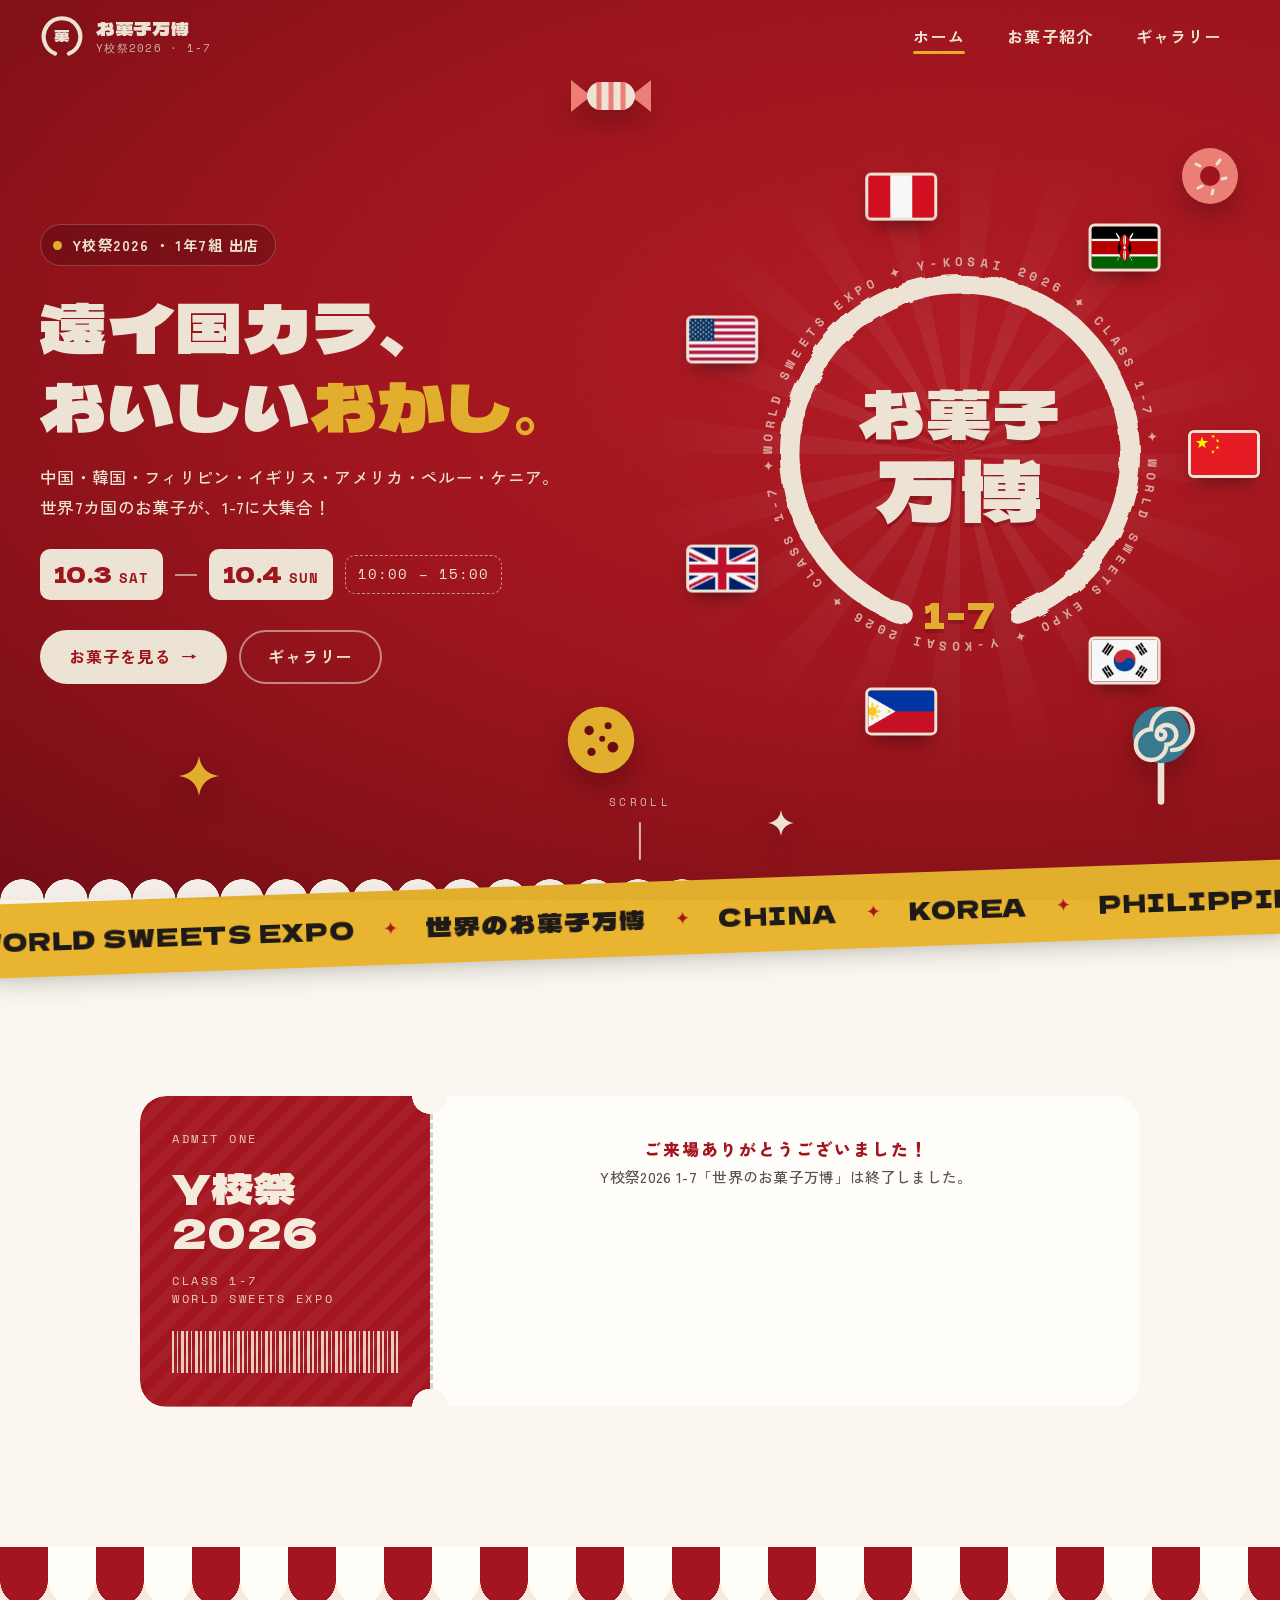
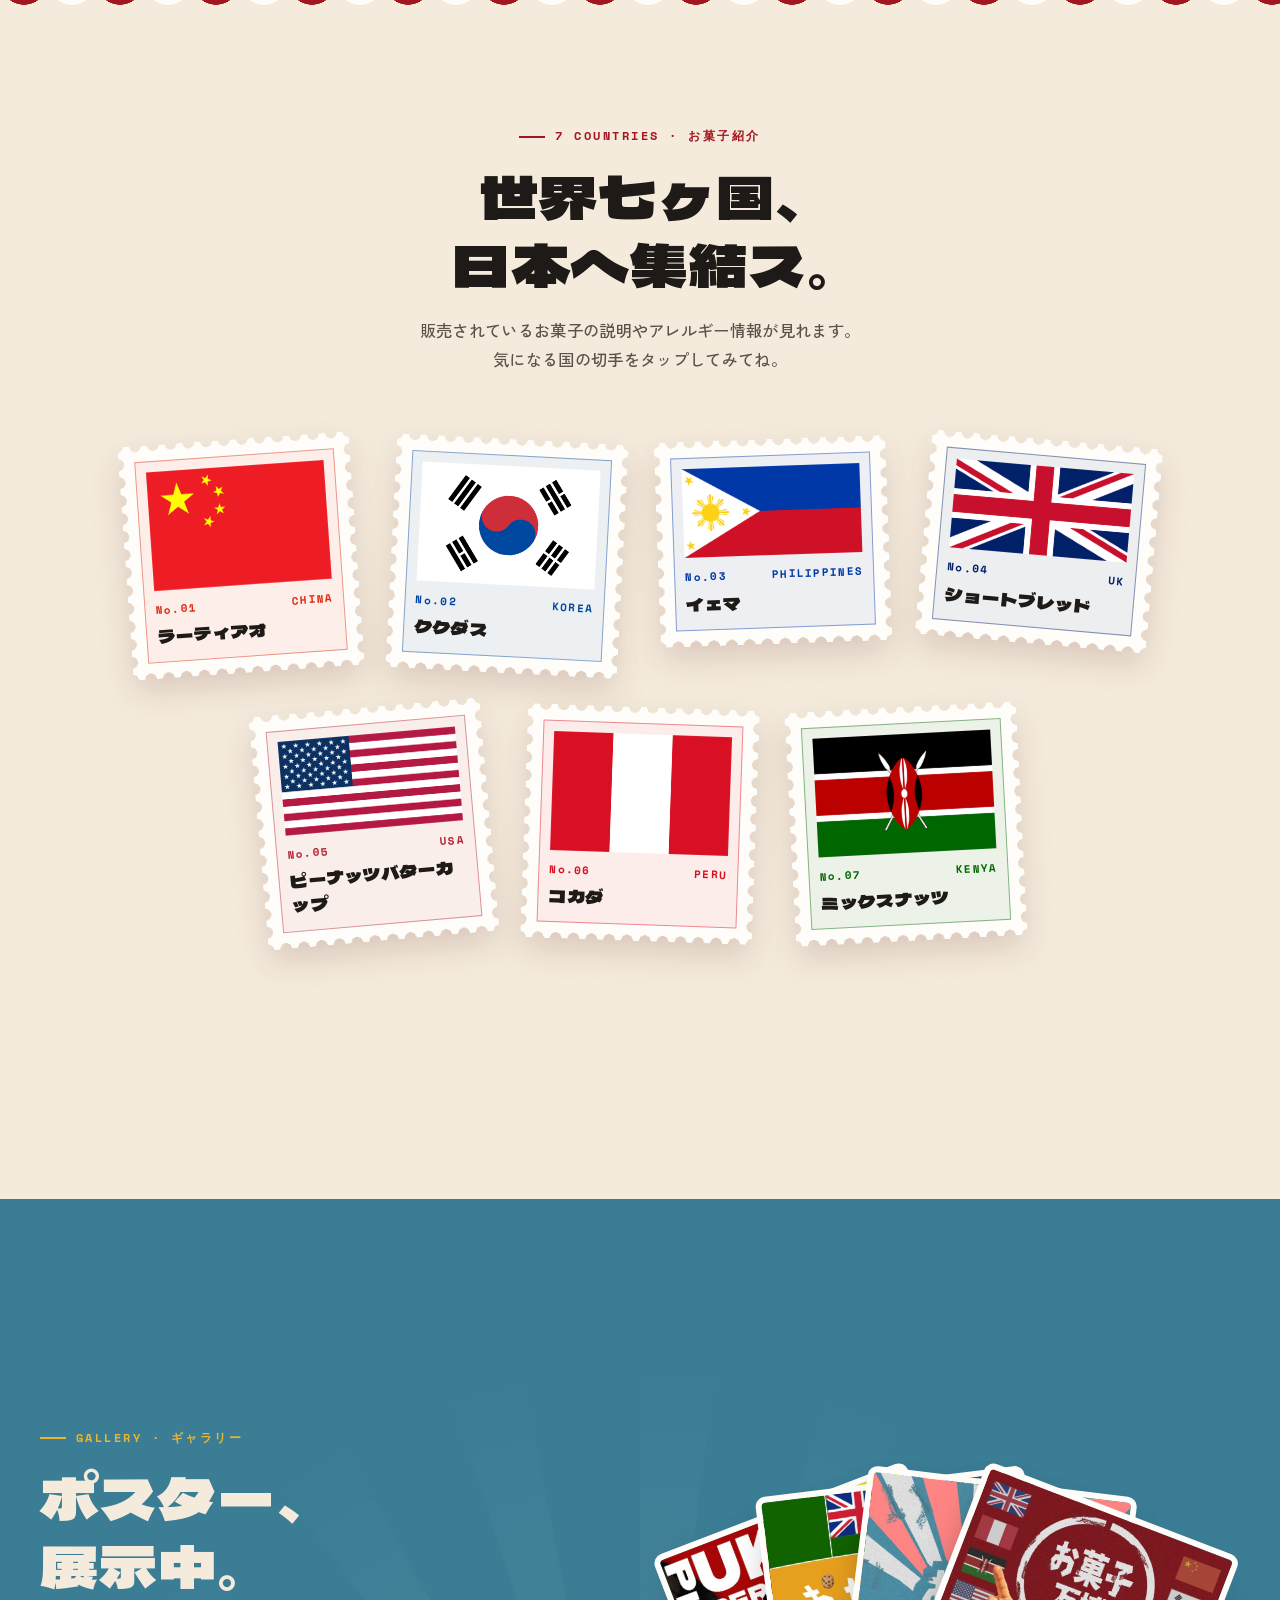
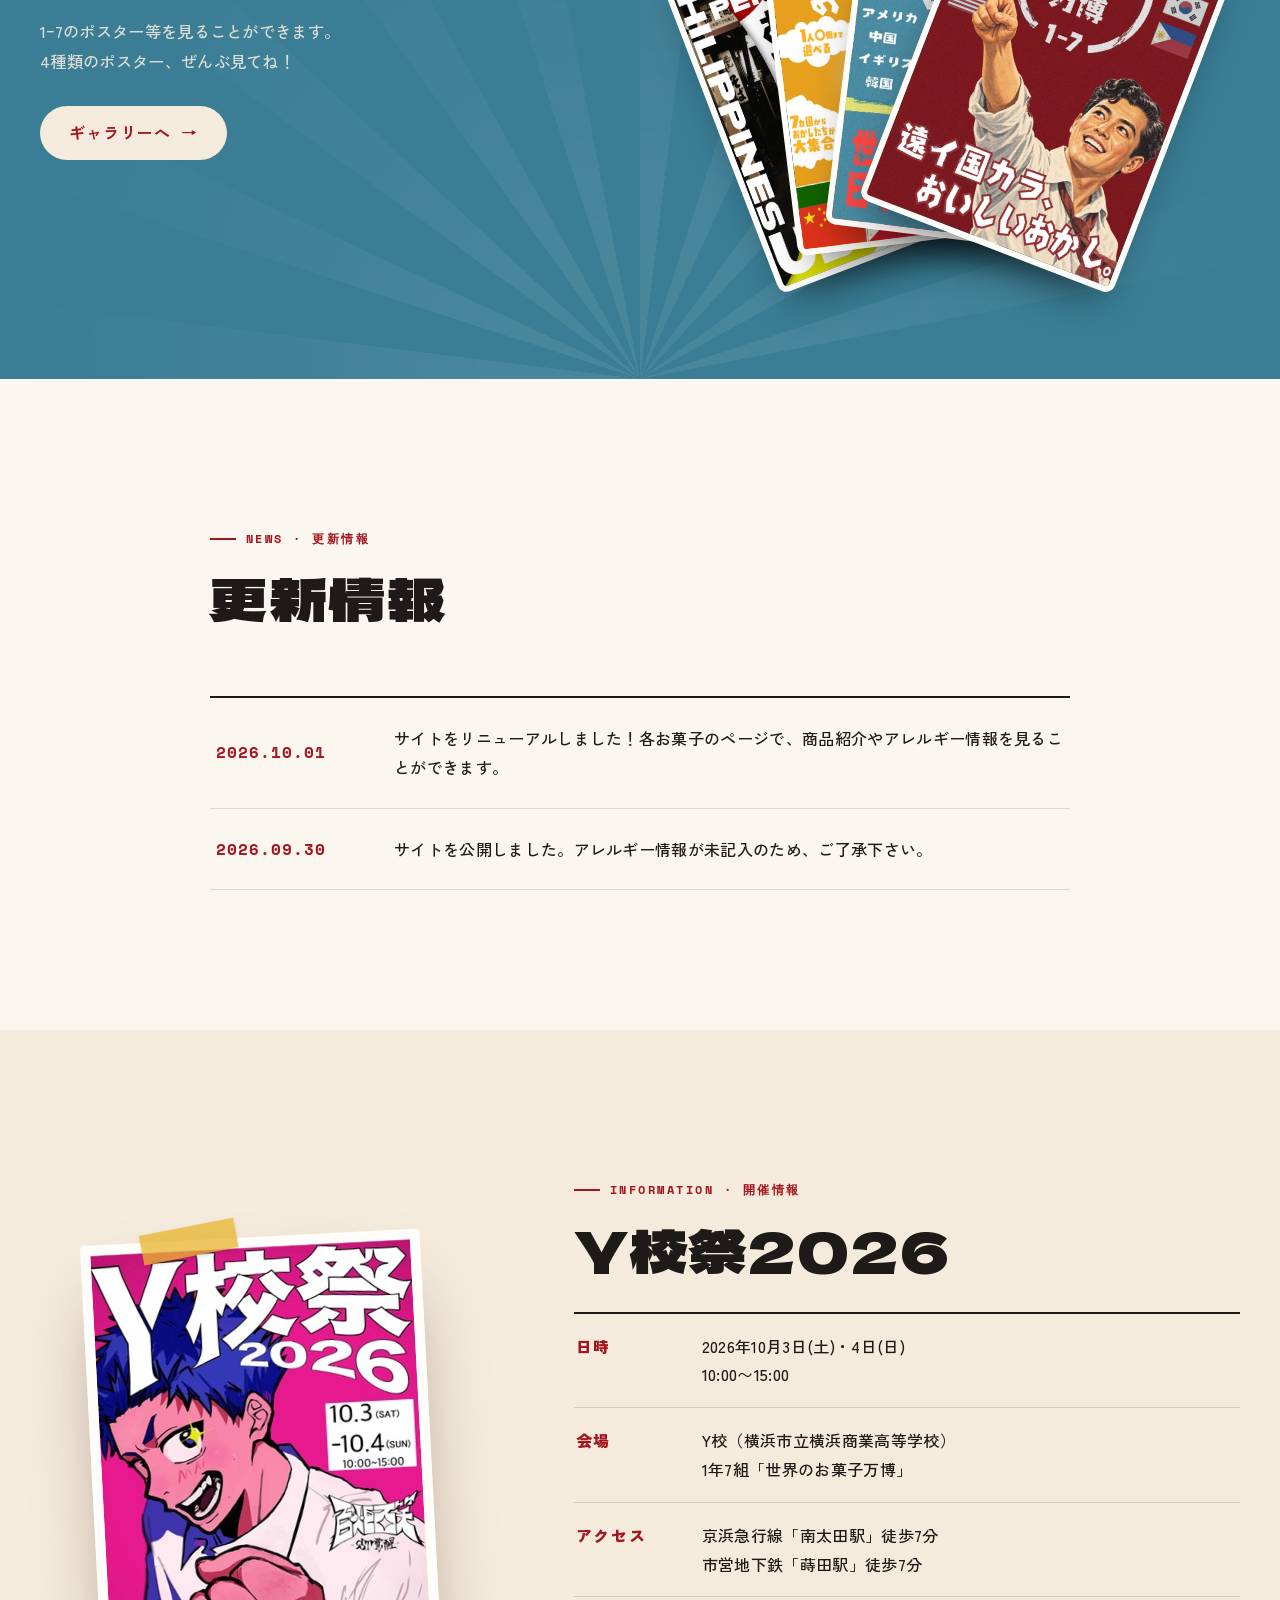
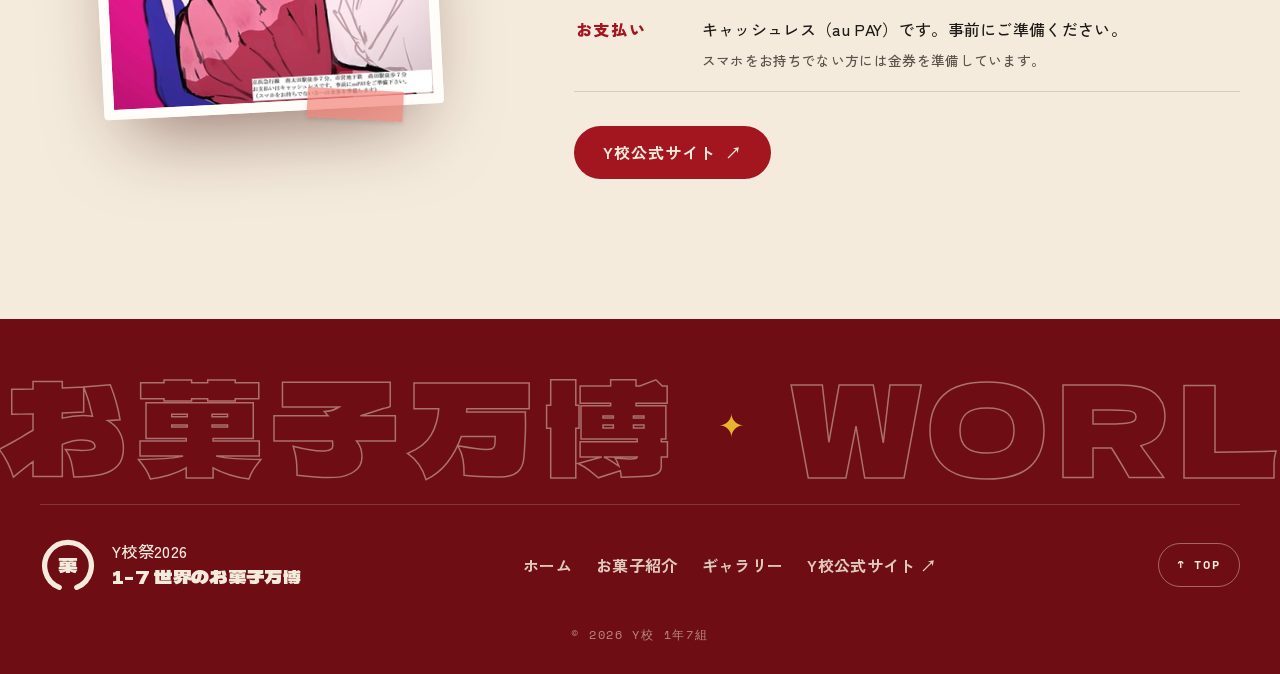
<file: index.html>
<!doctype html>
<html lang="ja">
<head>
  <meta charset="utf-8">
  <meta name="viewport" content="width=device-width, initial-scale=1, viewport-fit=cover">
  <title>お菓子万博 | Y校祭2026 1-7 世界のお菓子万博</title>
  <meta name="description" content="Y校祭2026 1年7組「世界のお菓子万博」。中国・韓国・フィリピン・イギリス・アメリカ・ペルー・ケニア、世界7カ国のお菓子が大集合！">
  <meta name="theme-color" content="#A3161F">
  <meta property="og:title" content="お菓子万博 | Y校祭2026 1-7">
  <meta property="og:description" content="遠イ国カラ、おいしいおかし。世界7カ国のお菓子が1-7に大集合！">
  <meta property="og:image" content="assets/img/posters/poster-1-sm.jpg">
  <link rel="icon" href="assets/img/favicon.svg" type="image/svg+xml">
  <link rel="preconnect" href="https://fonts.googleapis.com">
  <link rel="preconnect" href="https://fonts.gstatic.com" crossorigin>
  <link rel="stylesheet" href="https://fonts.googleapis.com/css2?family=Dela+Gothic+One&family=Space+Mono:wght@400;700&family=Zen+Kaku+Gothic+New:wght@400;500;700;900&display=swap">
  <link rel="stylesheet" href="assets/css/style.css">
  <script>
    document.documentElement.classList.add("js");
    try {
      if (sessionStorage.getItem("expo-intro") || matchMedia("(prefers-reduced-motion: reduce)").matches) {
        document.documentElement.classList.add("no-intro");
      }
    } catch (e) { document.documentElement.classList.add("no-intro"); }
  </script>
  <script src="assets/js/data.js" defer></script>
  <script src="assets/js/main.js" defer></script>
</head>
<body data-page="home">
  <a class="skip-link" href="#main">本文へスキップ</a>

  <div class="loader" aria-hidden="true">
    <div class="loader-inner">
      <svg class="loader-brush" viewBox="0 0 400 400">
        <path class="brush brush-1" d="M141.9 359.7 A170 170 0 1 1 258.1 359.7" pathLength="1" />
      </svg>
      <p class="loader-text">お菓子<br>万博</p>
      <p class="loader-sub">WORLD SWEETS EXPO · 1-7</p>
    </div>
  </div>

  <header class="site-header">
    <div class="container bar">
      <a class="brand" href="index.html" aria-label="お菓子万博 ホーム">
        <svg class="brand-mark" viewBox="0 0 48 48" aria-hidden="true">
          <path d="M16.5 43.2 A20 20 0 1 1 31.5 43.2" />
          <text x="24" y="30.5">菓</text>
        </svg>
        <span class="brand-text">お菓子万博<small>Y校祭2026 · 1-7</small></span>
      </a>
      <nav class="nav" aria-label="メインメニュー">
        <ul class="nav-links">
          <li><a href="index.html" aria-current="page">ホーム</a></li>
          <li><a href="okashi.html">お菓子紹介</a></li>
          <li><a href="gallery.html">ギャラリー</a></li>
        </ul>
      </nav>
      <button class="menu-btn" type="button" aria-expanded="false" aria-controls="mobile-menu" aria-label="メニューを開く">
        <span></span><span></span>
      </button>
    </div>
  </header>

  <div class="mobile-menu" id="mobile-menu" hidden>
    <nav aria-label="モバイルメニュー">
      <ul>
        <li><a href="index.html" aria-current="page"><small>01</small>ホーム</a></li>
        <li><a href="okashi.html"><small>02</small>お菓子紹介</a></li>
        <li><a href="gallery.html"><small>03</small>ギャラリー</a></li>
      </ul>
    </nav>
    <p class="mobile-menu-foot">Y校祭2026 · 1-7 世界のお菓子万博</p>
  </div>

  <main id="main">
    <section class="hero" data-parallax>
      <div class="floaters" aria-hidden="true">
        <svg class="floater f-cookie" style="--x:44%;--y:78%;--d:1.2;--s:76px" viewBox="0 0 64 64"><circle cx="32" cy="32" r="28" fill="#E9B42F"/><circle cx="22" cy="24" r="4" fill="#6F0D14"/><circle cx="38" cy="20" r="3" fill="#6F0D14"/><circle cx="42" cy="38" r="4.5" fill="#6F0D14"/><circle cx="24" cy="42" r="3.5" fill="#6F0D14"/><circle cx="33" cy="31" r="2.5" fill="#6F0D14"/></svg>
        <svg class="floater f-candy" style="--x:44%;--y:8%;--d:-0.8;--s:96px" viewBox="0 0 96 48"><path d="M28 24 8 8v32z" fill="#F3837A"/><path d="M68 24 88 8v32z" fill="#F3837A"/><rect x="24" y="10" width="48" height="28" rx="14" fill="#F4EBDC"/><path d="M36 10v28M48 10v28M60 10v28" stroke="#F3837A" stroke-width="5"/></svg>
        <svg class="floater f-lolli" style="--x:88%;--y:78%;--d:1.6;--s:70px" viewBox="0 0 64 96"><rect x="29" y="52" width="6" height="42" rx="3" fill="#F4EBDC"/><circle cx="32" cy="30" r="26" fill="#3A7D95"/><path d="M32 30m0-4a4 4 0 1 1-4 4 9 9 0 1 1 9 9 14 14 0 1 1-14-14 19 19 0 1 1 19 19" fill="none" stroke="#F4EBDC" stroke-width="4" stroke-linecap="round"/></svg>
        <svg class="floater f-star" style="--x:14%;--y:84%;--d:-1.4;--s:40px" viewBox="0 0 40 40"><path d="M20 0c2 12 8 18 20 20-12 2-18 8-20 20-2-12-8-18-20-20C12 18 18 12 20 0z" fill="#E9B42F"/></svg>
        <svg class="floater f-star2" style="--x:60%;--y:90%;--d:0.9;--s:26px" viewBox="0 0 40 40"><path d="M20 0c2 12 8 18 20 20-12 2-18 8-20 20-2-12-8-18-20-20C12 18 18 12 20 0z" fill="#F4EBDC"/></svg>
        <svg class="floater f-donut" style="--x:92%;--y:16%;--d:-1.1;--s:64px" viewBox="0 0 64 64"><circle cx="32" cy="32" r="28" fill="#F3837A"/><circle cx="32" cy="32" r="10" fill="#A3161F"/><path d="M18 20l4 2M42 16l-3 4M48 34l-4 1M20 44l4-2M34 50l1-4" stroke="#F4EBDC" stroke-width="3" stroke-linecap="round"/></svg>
      </div>

      <div class="container hero-grid">
        <div class="hero-copy">
          <p class="hero-eyebrow"><span class="pulse-dot"></span>Y校祭2026 ・ 1年7組 出店</p>
          <p class="hero-title" aria-label="遠イ国カラ、おいしいおかし。">
            <span class="line"><span>遠イ国カラ、</span></span>
            <span class="line"><span>おいしい<em>おかし。</em></span></span>
          </p>
          <p class="hero-lead">中国・韓国・フィリピン・イギリス・アメリカ・ペルー・ケニア。<br>世界7カ国のお菓子が、1-7に大集合！</p>
          <div class="hero-date">
            <span class="date-chip"><b>10.3</b> SAT</span>
            <span class="date-sep" aria-hidden="true"></span>
            <span class="date-chip"><b>10.4</b> SUN</span>
            <span class="date-time">10:00 – 15:00</span>
          </div>
          <div class="hero-cta">
            <a class="btn btn-cream" href="okashi.html">お菓子を見る <span class="arrow" aria-hidden="true">→</span></a>
            <a class="btn btn-outline" href="gallery.html">ギャラリー</a>
          </div>
        </div>

        <div class="hero-emblem">
          <div class="rays" aria-hidden="true"></div>
          <div class="emblem">
            <svg class="emblem-ring" viewBox="0 0 400 400" aria-hidden="true">
              <defs><path id="ring-path" d="M200,200 m-188,0 a188,188 0 1,1 376,0 a188,188 0 1,1 -376,0" /></defs>
              <text><textPath href="#ring-path" textLength="1176" lengthAdjust="spacing">WORLD SWEETS EXPO ✦ Y-KOSAI 2026 ✦ CLASS 1-7 ✦ WORLD SWEETS EXPO ✦ Y-KOSAI 2026 ✦ CLASS 1-7 ✦</textPath></text>
            </svg>
            <svg class="emblem-brush" viewBox="0 0 400 400" aria-hidden="true">
              <path class="brush brush-1" d="M141.9 359.7 A170 170 0 1 1 258.1 359.7" pathLength="1" />
              <path class="brush brush-2" d="M118.5 341.2 A163 163 0 1 1 281.5 341.2" pathLength="1" />
            </svg>
            <h1 class="emblem-title">
              <span class="t1">お菓子</span>
              <span class="t2">万博</span>
              <span class="cls">1-7</span>
            </h1>
            <ul class="orbit" aria-hidden="true">
              <li style="--a:0deg;--i:0"><span><img src="assets/img/flags/china.png" alt=""></span></li>
              <li style="--a:51.43deg;--i:1"><span><img src="assets/img/flags/korea.png" alt=""></span></li>
              <li style="--a:102.86deg;--i:2"><span><img src="assets/img/flags/philippines.png" alt=""></span></li>
              <li style="--a:154.29deg;--i:3"><span><img src="assets/img/flags/uk.png" alt=""></span></li>
              <li style="--a:205.71deg;--i:4"><span><img src="assets/img/flags/usa.png" alt=""></span></li>
              <li style="--a:257.14deg;--i:5"><span><img src="assets/img/flags/peru.png" alt=""></span></li>
              <li style="--a:308.57deg;--i:6"><span><img src="assets/img/flags/kenya.png" alt=""></span></li>
            </ul>
          </div>
        </div>
      </div>

      <a class="scroll-cue" href="#countdown" aria-label="下へスクロール"><span>SCROLL</span></a>
    </section>

    <div class="marquee" aria-hidden="true">
      <div class="marquee-track">
        <span>WORLD SWEETS EXPO</span><i>✦</i><span>世界のお菓子万博</span><i>✦</i><span>CHINA</span><i>✦</i><span>KOREA</span><i>✦</i><span>PHILIPPINES</span><i>✦</i><span>UK</span><i>✦</i><span>USA</span><i>✦</i><span>PERU</span><i>✦</i><span>KENYA</span><i>✦</i>
        <span>WORLD SWEETS EXPO</span><i>✦</i><span>世界のお菓子万博</span><i>✦</i><span>CHINA</span><i>✦</i><span>KOREA</span><i>✦</i><span>PHILIPPINES</span><i>✦</i><span>UK</span><i>✦</i><span>USA</span><i>✦</i><span>PERU</span><i>✦</i><span>KENYA</span><i>✦</i>
      </div>
    </div>

    <section class="section" id="countdown">
      <div class="container">
        <div class="ticket" data-reveal>
          <div class="ticket-stub">
            <p class="mono">ADMIT ONE</p>
            <p class="ticket-title">Y校祭<br>2026</p>
            <p class="mono">CLASS 1-7<br>WORLD SWEETS EXPO</p>
            <span class="barcode" aria-hidden="true"></span>
          </div>
          <div class="ticket-main">
            <p class="ticket-status" id="cd-status">開幕まで</p>
            <div class="countdown" id="cd-timer" role="timer" aria-live="off">
              <div class="cd-unit"><span class="cd-num" data-unit="d">--</span><span class="cd-label">DAYS</span></div>
              <div class="cd-unit"><span class="cd-num" data-unit="h">--</span><span class="cd-label">HOURS</span></div>
              <div class="cd-unit"><span class="cd-num" data-unit="m">--</span><span class="cd-label">MIN</span></div>
              <div class="cd-unit"><span class="cd-num" data-unit="s">--</span><span class="cd-label">SEC</span></div>
            </div>
            <p class="ticket-note" id="cd-note">10月3日(土)・4日(日) 10:00〜15:00</p>
          </div>
        </div>
      </div>
    </section>

    <section class="section section-cream has-awning" id="countries">
      <div class="awning" aria-hidden="true"></div>
      <div class="container">
        <header class="section-head center" data-reveal>
          <p class="eyebrow">7 COUNTRIES · お菓子紹介</p>
          <h2>世界七ヶ国、<br>日本へ集結ス。</h2>
          <p class="lead">販売されているお菓子の説明やアレルギー情報が見れます。<br>気になる国の切手をタップしてみてね。</p>
        </header>
        <ul class="stamp-grid" id="stamp-grid" data-stagger></ul>
        <div class="section-cta" data-reveal>
          <a class="btn btn-red" href="okashi.html">お菓子紹介を見る <span class="arrow" aria-hidden="true">→</span></a>
        </div>
      </div>
    </section>

    <section class="section section-teal" id="gallery-teaser">
      <div class="rays rays-bottom" aria-hidden="true"></div>
      <div class="container split">
        <header class="section-head" data-reveal>
          <p class="eyebrow">GALLERY · ギャラリー</p>
          <h2>ポスター、<br>展示中。</h2>
          <p class="lead">1ｰ7のポスター等を見ることができます。<br>4種類のポスター、ぜんぶ見てね！</p>
          <a class="btn btn-cream" href="gallery.html">ギャラリーへ <span class="arrow" aria-hidden="true">→</span></a>
        </header>
        <a class="poster-fan" href="gallery.html" aria-label="ギャラリーでポスターを見る" data-reveal>
          <img src="assets/img/posters/poster-2-sm.jpg" alt="" loading="lazy" width="720" height="960">
          <img src="assets/img/posters/poster-3-sm.jpg" alt="" loading="lazy" width="720" height="960">
          <img src="assets/img/posters/poster-4-sm.jpg" alt="" loading="lazy" width="720" height="960">
          <img src="assets/img/posters/poster-1-sm.jpg" alt="" loading="lazy" width="720" height="960">
        </a>
      </div>
    </section>

    <section class="section" id="news">
      <div class="container narrow">
        <header class="section-head" data-reveal>
          <p class="eyebrow">NEWS · 更新情報</p>
          <h2>更新情報</h2>
        </header>
        <ol class="news-list" id="news-list" data-stagger></ol>
      </div>
    </section>

    <section class="section section-cream" id="info">
      <div class="container info-grid">
        <figure class="info-poster" data-reveal>
          <img src="assets/img/yko-sai-2026.jpg" alt="Y校祭2026のポスター。10月3日(土)から10月4日(日)、10時から15時。" loading="lazy" width="350" height="498">
          <span class="tape" aria-hidden="true"></span>
          <span class="tape tape-2" aria-hidden="true"></span>
        </figure>
        <div class="info-body" data-reveal>
          <p class="eyebrow">INFORMATION · 開催情報</p>
          <h2>Y校祭2026</h2>
          <dl class="info-list">
            <div><dt>日時</dt><dd>2026年10月3日(土)・4日(日)<br>10:00〜15:00</dd></div>
            <div><dt>会場</dt><dd>Y校（横浜市立横浜商業高等学校）<br>1年7組「世界のお菓子万博」</dd></div>
            <div><dt>アクセス</dt><dd>京浜急行線「南太田駅」徒歩7分<br>市営地下鉄「蒔田駅」徒歩7分</dd></div>
            <div><dt>お支払い</dt><dd>キャッシュレス（au PAY）です。事前にご準備ください。<small>スマホをお持ちでない方には金券を準備しています。</small></dd></div>
          </dl>
          <a class="btn btn-red" href="https://www.edu.city.yokohama.lg.jp/school/hs/y-shogyo/index.cfm/21,9243,130,html" target="_blank" rel="noopener">Y校公式サイト <span class="arrow" aria-hidden="true">↗</span></a>
        </div>
      </div>
    </section>
  </main>

  <footer class="site-footer">
    <div class="footer-marquee" aria-hidden="true">
      <div class="marquee-track"><span>お菓子万博</span><i>✦</i><span>WORLD SWEETS EXPO</span><i>✦</i><span>お菓子万博</span><i>✦</i><span>WORLD SWEETS EXPO</span><i>✦</i></div>
    </div>
    <div class="container footer-grid">
      <div class="footer-brand">
        <svg class="brand-mark" viewBox="0 0 48 48" aria-hidden="true"><path d="M16.5 43.2 A20 20 0 1 1 31.5 43.2" /><text x="24" y="30.5">菓</text></svg>
        <p>Y校祭2026<br><strong>1-7 世界のお菓子万博</strong></p>
      </div>
      <nav class="footer-nav" aria-label="フッターメニュー">
        <a href="index.html">ホーム</a>
        <a href="okashi.html">お菓子紹介</a>
        <a href="gallery.html">ギャラリー</a>
        <a href="https://www.edu.city.yokohama.lg.jp/school/hs/y-shogyo/index.cfm/21,9243,130,html" target="_blank" rel="noopener">Y校公式サイト ↗</a>
      </nav>
      <button class="to-top" type="button" aria-label="ページの先頭へ戻る"><span aria-hidden="true">↑</span> TOP</button>
    </div>
    <p class="copyright">© 2026 Y校 1年7組</p>
  </footer>

  <svg class="svg-defs" aria-hidden="true" focusable="false">
    <filter id="rough"><feTurbulence type="fractalNoise" baseFrequency="0.035" numOctaves="3" seed="7" /><feDisplacementMap in="SourceGraphic" scale="9" /></filter>
  </svg>
</body>
</html>
</file>
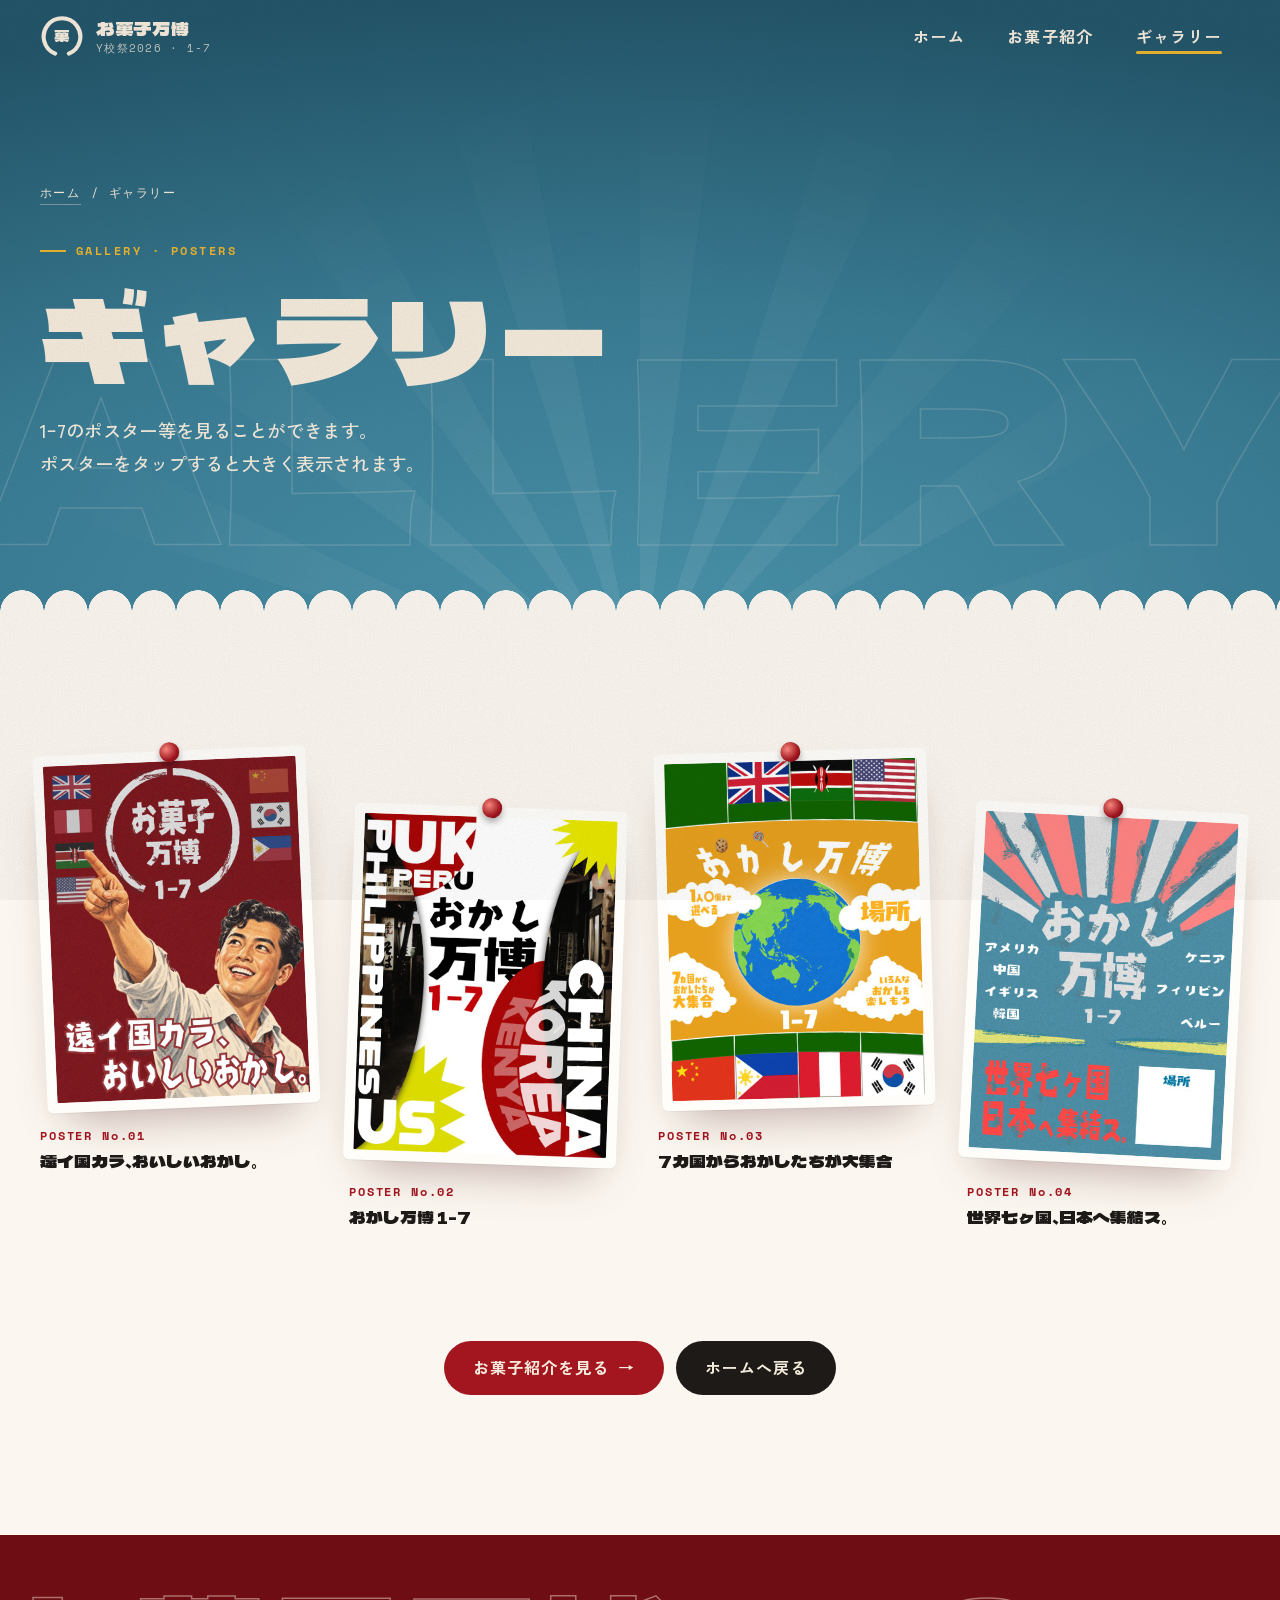
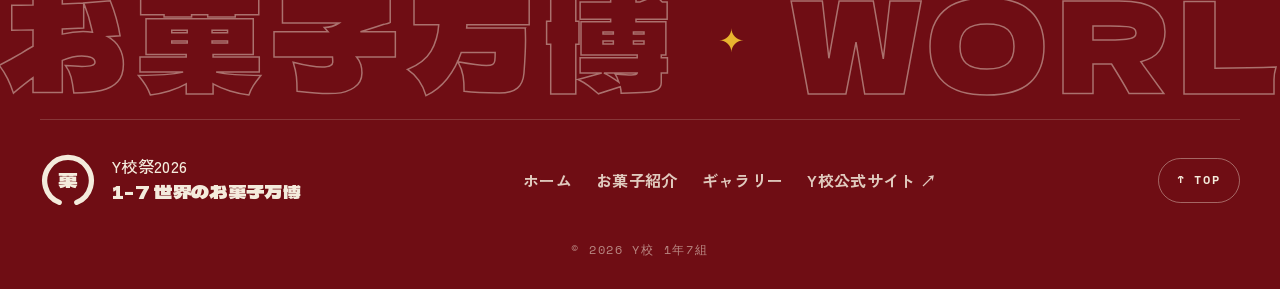
<file: gallery.html>
<!doctype html>
<html lang="ja" class="no-intro">
<head>
  <meta charset="utf-8">
  <meta name="viewport" content="width=device-width, initial-scale=1, viewport-fit=cover">
  <title>ギャラリー | お菓子万博 Y校祭2026 1-7</title>
  <meta name="description" content="1ｰ7のポスター等を見ることができます。">
  <meta name="theme-color" content="#3A7D95">
  <meta property="og:title" content="ギャラリー | お菓子万博 1-7">
  <meta property="og:image" content="assets/img/posters/poster-1-sm.jpg">
  <link rel="icon" href="assets/img/favicon.svg" type="image/svg+xml">
  <link rel="preconnect" href="https://fonts.googleapis.com">
  <link rel="preconnect" href="https://fonts.gstatic.com" crossorigin>
  <link rel="stylesheet" href="https://fonts.googleapis.com/css2?family=Dela+Gothic+One&family=Space+Mono:wght@400;700&family=Zen+Kaku+Gothic+New:wght@400;500;700;900&display=swap">
  <link rel="stylesheet" href="assets/css/style.css">
  <script>document.documentElement.classList.add("js");</script>
  <script src="assets/js/data.js" defer></script>
  <script src="assets/js/main.js" defer></script>
</head>
<body data-page="gallery">
  <a class="skip-link" href="#main">本文へスキップ</a>

  <header class="site-header">
    <div class="container bar">
      <a class="brand" href="index.html" aria-label="お菓子万博 ホーム">
        <svg class="brand-mark" viewBox="0 0 48 48" aria-hidden="true">
          <path d="M16.5 43.2 A20 20 0 1 1 31.5 43.2" />
          <text x="24" y="30.5">菓</text>
        </svg>
        <span class="brand-text">お菓子万博<small>Y校祭2026 · 1-7</small></span>
      </a>
      <nav class="nav" aria-label="メインメニュー">
        <ul class="nav-links">
          <li><a href="index.html">ホーム</a></li>
          <li><a href="okashi.html">お菓子紹介</a></li>
          <li><a href="gallery.html" aria-current="page">ギャラリー</a></li>
        </ul>
      </nav>
      <button class="menu-btn" type="button" aria-expanded="false" aria-controls="mobile-menu" aria-label="メニューを開く">
        <span></span><span></span>
      </button>
    </div>
  </header>

  <div class="mobile-menu" id="mobile-menu" hidden>
    <nav aria-label="モバイルメニュー">
      <ul>
        <li><a href="index.html"><small>01</small>ホーム</a></li>
        <li><a href="okashi.html"><small>02</small>お菓子紹介</a></li>
        <li><a href="gallery.html" aria-current="page"><small>03</small>ギャラリー</a></li>
      </ul>
    </nav>
    <p class="mobile-menu-foot">Y校祭2026 · 1-7 世界のお菓子万博</p>
  </div>

  <main id="main">
    <section class="page-hero page-hero--teal">
      <div class="rays" aria-hidden="true"></div>
      <span class="page-hero-bg" aria-hidden="true">GALLERY</span>
      <div class="container">
        <nav class="crumbs" aria-label="パンくずリスト"><a href="index.html">ホーム</a><span aria-hidden="true">/</span><span>ギャラリー</span></nav>
        <p class="eyebrow">GALLERY · POSTERS</p>
        <h1 class="page-title"><span data-split>ギャラリー</span></h1>
        <p class="page-lead">1ｰ7のポスター等を見ることができます。<br>ポスターをタップすると大きく表示されます。</p>
      </div>
    </section>

    <section class="section">
      <div class="container">
        <ul class="gallery-grid" id="gallery-grid" data-stagger></ul>
        <div class="section-cta back-cta" data-reveal>
          <a class="btn btn-red" href="okashi.html">お菓子紹介を見る <span class="arrow" aria-hidden="true">→</span></a>
          <a class="btn" href="index.html">ホームへ戻る</a>
        </div>
      </div>
    </section>
  </main>

  <dialog class="lightbox" id="lightbox" aria-label="ポスター拡大表示">
    <div class="lb-top">
      <span class="lb-counter" id="lb-counter">01 / 04</span>
      <button class="lb-btn" id="lb-close" type="button" aria-label="閉じる">×</button>
    </div>
    <div class="lb-stage">
      <button class="lb-btn lb-prev" id="lb-prev" type="button" aria-label="前のポスター">←</button>
      <img id="lb-img" src="assets/img/posters/poster-1.jpg" alt="">
      <button class="lb-btn lb-next" id="lb-next" type="button" aria-label="次のポスター">→</button>
    </div>
    <p class="lb-caption" id="lb-caption"></p>
  </dialog>

  <footer class="site-footer">
    <div class="footer-marquee" aria-hidden="true">
      <div class="marquee-track"><span>お菓子万博</span><i>✦</i><span>WORLD SWEETS EXPO</span><i>✦</i><span>お菓子万博</span><i>✦</i><span>WORLD SWEETS EXPO</span><i>✦</i></div>
    </div>
    <div class="container footer-grid">
      <div class="footer-brand">
        <svg class="brand-mark" viewBox="0 0 48 48" aria-hidden="true"><path d="M16.5 43.2 A20 20 0 1 1 31.5 43.2" /><text x="24" y="30.5">菓</text></svg>
        <p>Y校祭2026<br><strong>1-7 世界のお菓子万博</strong></p>
      </div>
      <nav class="footer-nav" aria-label="フッターメニュー">
        <a href="index.html">ホーム</a>
        <a href="okashi.html">お菓子紹介</a>
        <a href="gallery.html">ギャラリー</a>
        <a href="https://www.edu.city.yokohama.lg.jp/school/hs/y-shogyo/index.cfm/21,9243,130,html" target="_blank" rel="noopener">Y校公式サイト ↗</a>
      </nav>
      <button class="to-top" type="button" aria-label="ページの先頭へ戻る"><span aria-hidden="true">↑</span> TOP</button>
    </div>
    <p class="copyright">© 2026 Y校 1年7組</p>
  </footer>
</body>
</html>
</file>
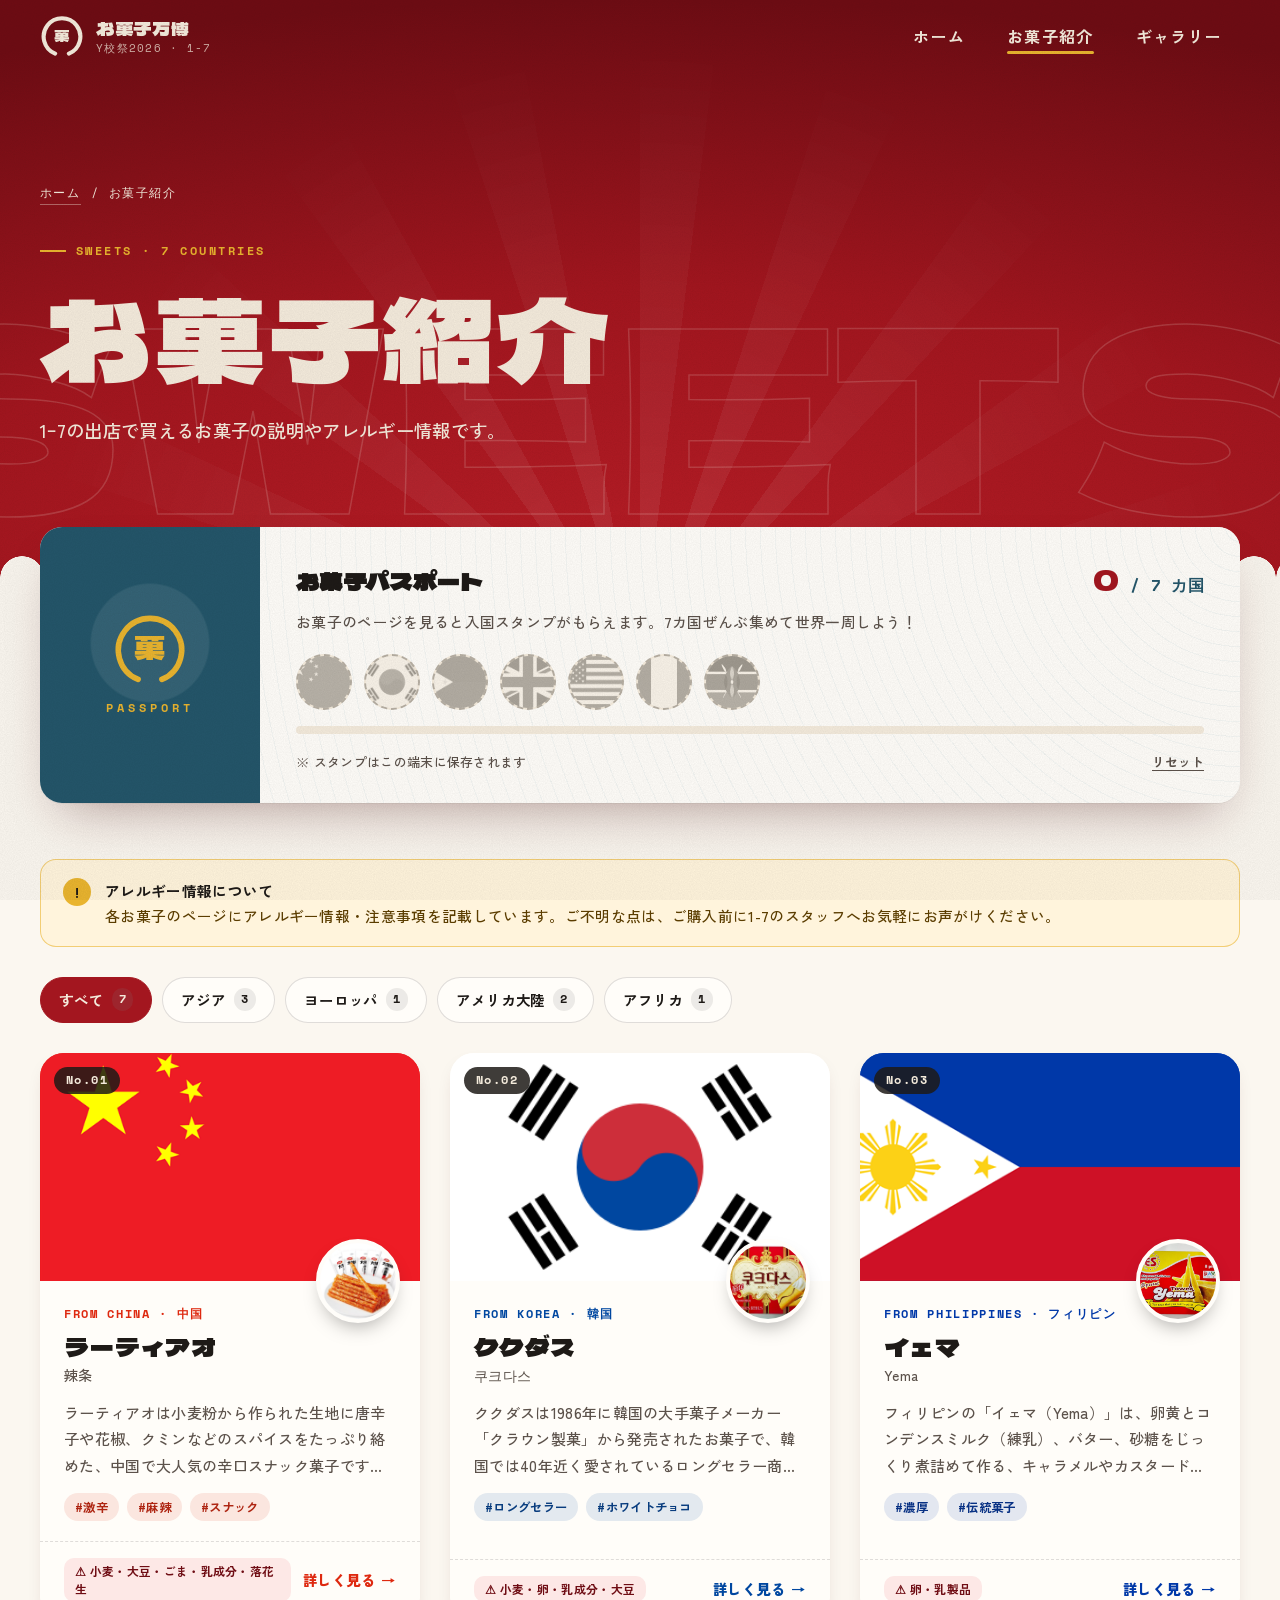
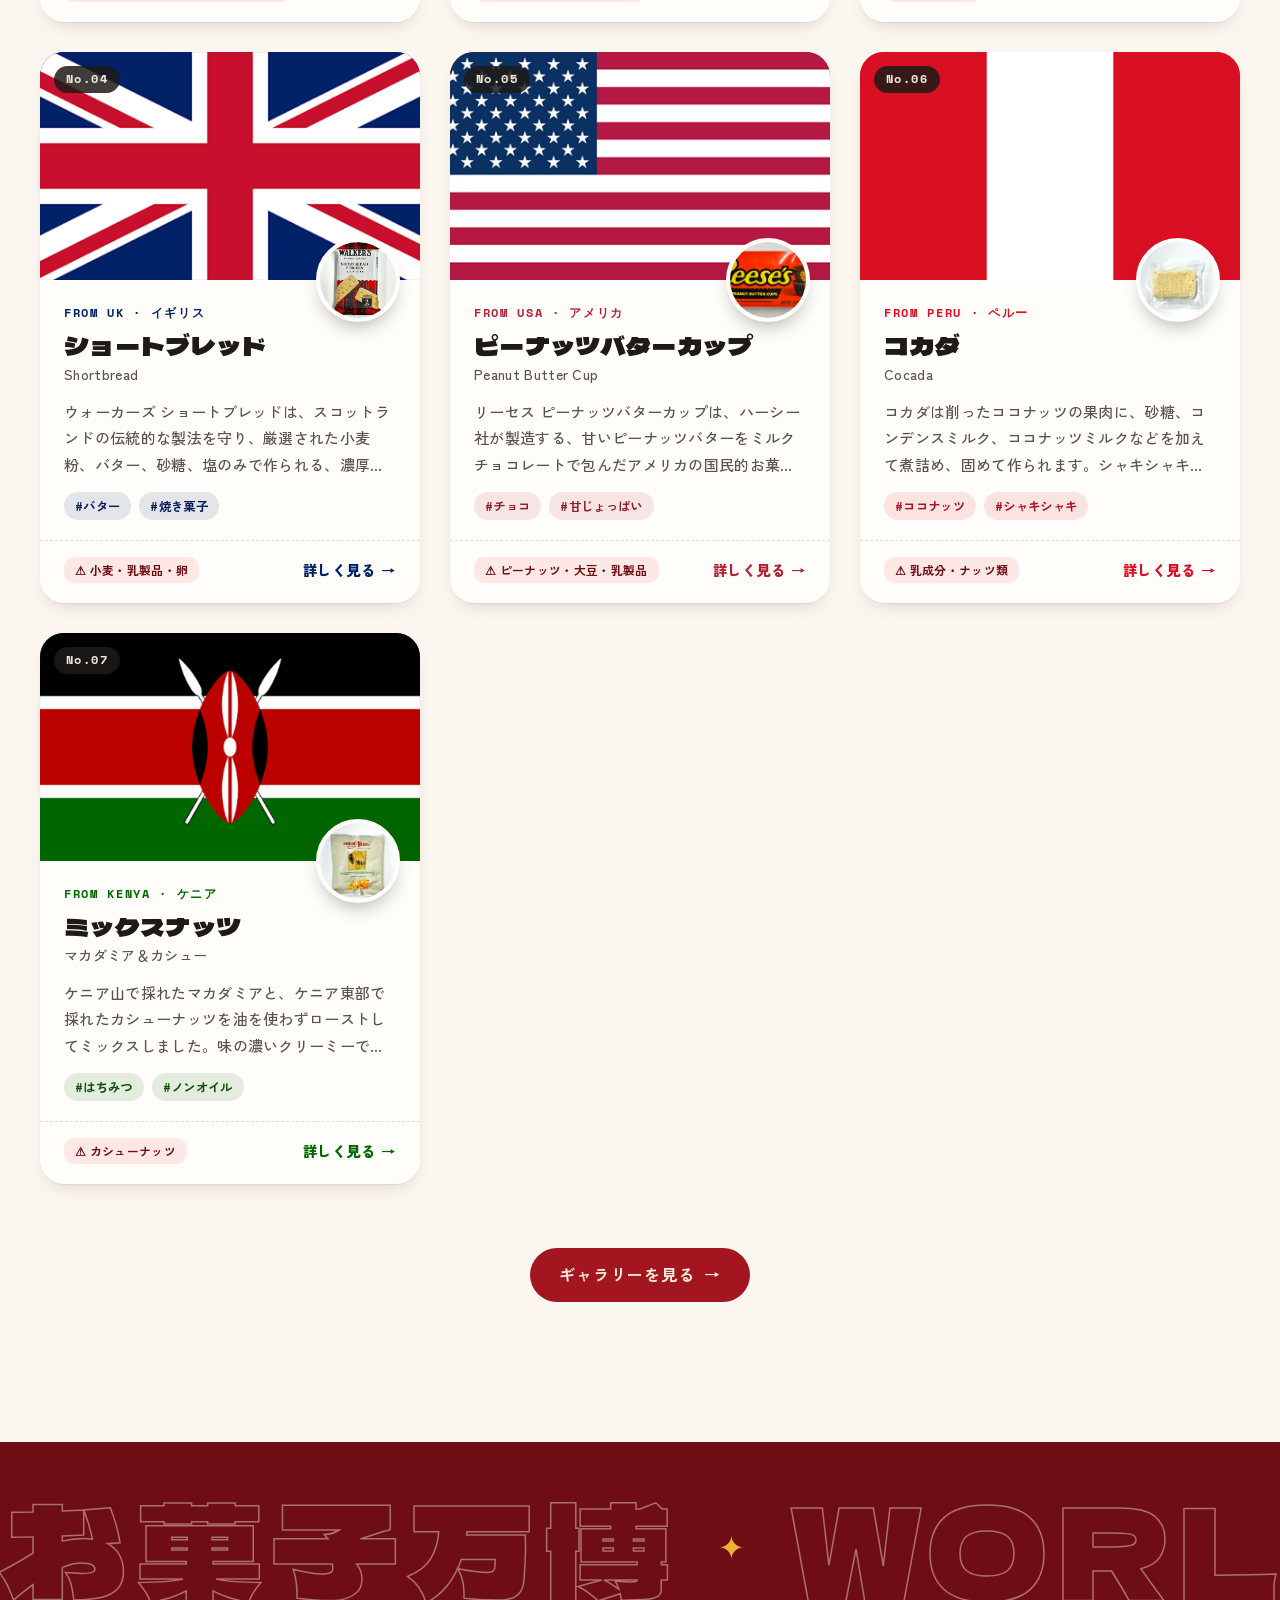
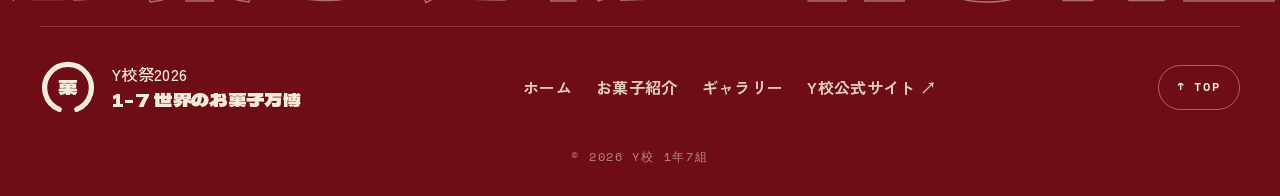
<file: okashi.html>
<!doctype html>
<html lang="ja" class="no-intro">
<head>
  <meta charset="utf-8">
  <meta name="viewport" content="width=device-width, initial-scale=1, viewport-fit=cover">
  <title>お菓子紹介 | お菓子万博 Y校祭2026 1-7</title>
  <meta name="description" content="1ｰ7の出店で買えるお菓子の説明やアレルギー情報です。中国・韓国・フィリピン・イギリス・アメリカ・ペルー・ケニアのお菓子を紹介します。">
  <meta name="theme-color" content="#A3161F">
  <meta property="og:title" content="お菓子紹介 | お菓子万博 1-7">
  <meta property="og:image" content="assets/img/posters/poster-1-sm.jpg">
  <link rel="icon" href="assets/img/favicon.svg" type="image/svg+xml">
  <link rel="preconnect" href="https://fonts.googleapis.com">
  <link rel="preconnect" href="https://fonts.gstatic.com" crossorigin>
  <link rel="stylesheet" href="https://fonts.googleapis.com/css2?family=Dela+Gothic+One&family=Space+Mono:wght@400;700&family=Zen+Kaku+Gothic+New:wght@400;500;700;900&display=swap">
  <link rel="stylesheet" href="assets/css/style.css">
  <script>document.documentElement.classList.add("js");</script>
  <script src="assets/js/data.js" defer></script>
  <script src="assets/js/main.js" defer></script>
</head>
<body data-page="okashi">
  <a class="skip-link" href="#main">本文へスキップ</a>

  <header class="site-header">
    <div class="container bar">
      <a class="brand" href="index.html" aria-label="お菓子万博 ホーム">
        <svg class="brand-mark" viewBox="0 0 48 48" aria-hidden="true">
          <path d="M16.5 43.2 A20 20 0 1 1 31.5 43.2" />
          <text x="24" y="30.5">菓</text>
        </svg>
        <span class="brand-text">お菓子万博<small>Y校祭2026 · 1-7</small></span>
      </a>
      <nav class="nav" aria-label="メインメニュー">
        <ul class="nav-links">
          <li><a href="index.html">ホーム</a></li>
          <li><a href="okashi.html" aria-current="page">お菓子紹介</a></li>
          <li><a href="gallery.html">ギャラリー</a></li>
        </ul>
      </nav>
      <button class="menu-btn" type="button" aria-expanded="false" aria-controls="mobile-menu" aria-label="メニューを開く">
        <span></span><span></span>
      </button>
    </div>
  </header>

  <div class="mobile-menu" id="mobile-menu" hidden>
    <nav aria-label="モバイルメニュー">
      <ul>
        <li><a href="index.html"><small>01</small>ホーム</a></li>
        <li><a href="okashi.html" aria-current="page"><small>02</small>お菓子紹介</a></li>
        <li><a href="gallery.html"><small>03</small>ギャラリー</a></li>
      </ul>
    </nav>
    <p class="mobile-menu-foot">Y校祭2026 · 1-7 世界のお菓子万博</p>
  </div>

  <main id="main">
    <section class="page-hero">
      <div class="rays" aria-hidden="true"></div>
      <span class="page-hero-bg" aria-hidden="true">SWEETS</span>
      <div class="container">
        <nav class="crumbs" aria-label="パンくずリスト"><a href="index.html">ホーム</a><span aria-hidden="true">/</span><span>お菓子紹介</span></nav>
        <p class="eyebrow">SWEETS · 7 COUNTRIES</p>
        <h1 class="page-title"><span data-split>お菓子紹介</span></h1>
        <p class="page-lead">1ｰ7の出店で買えるお菓子の説明やアレルギー情報です。</p>
      </div>
    </section>

    <section class="section">
      <div class="container">
        <div class="passport" id="passport" data-reveal>
          <div class="passport-cover" aria-hidden="true">
            <svg viewBox="0 0 48 48"><path d="M16.5 43.2 A20 20 0 1 1 31.5 43.2" /><text x="24" y="31">菓</text></svg>
            <p>PASSPORT</p>
          </div>
          <div class="passport-page">
            <div class="passport-head">
              <h2 class="passport-title">お菓子パスポート</h2>
              <p class="passport-count" id="passport-count" aria-live="polite"><b>0</b> / 7 カ国</p>
            </div>
            <p class="passport-text">お菓子のページを見ると入国スタンプがもらえます。7カ国ぜんぶ集めて世界一周しよう！</p>
            <ol class="passport-slots" id="passport-slots"></ol>
            <div class="passport-bar" aria-hidden="true"><span id="passport-bar"></span></div>
            <div class="passport-foot">
              <span>※ スタンプはこの端末に保存されます</span>
              <button class="passport-reset" id="passport-reset" type="button">リセット</button>
            </div>
          </div>
        </div>

        <div class="notice" role="note" data-reveal>
          <span class="notice-icon" aria-hidden="true">!</span>
          <p><strong>アレルギー情報について</strong>各お菓子のページにアレルギー情報・注意事項を記載しています。ご不明な点は、ご購入前に1-7のスタッフへお気軽にお声がけください。</p>
        </div>

        <div class="filters" id="filters" role="group" aria-label="地域で絞り込む"></div>

        <ul class="sweet-grid" id="sweet-grid" data-stagger></ul>

        <div class="section-cta back-cta" data-reveal>
          <a class="btn btn-red" href="gallery.html">ギャラリーを見る <span class="arrow" aria-hidden="true">→</span></a>
        </div>
      </div>
    </section>
  </main>

  <footer class="site-footer">
    <div class="footer-marquee" aria-hidden="true">
      <div class="marquee-track"><span>お菓子万博</span><i>✦</i><span>WORLD SWEETS EXPO</span><i>✦</i><span>お菓子万博</span><i>✦</i><span>WORLD SWEETS EXPO</span><i>✦</i></div>
    </div>
    <div class="container footer-grid">
      <div class="footer-brand">
        <svg class="brand-mark" viewBox="0 0 48 48" aria-hidden="true"><path d="M16.5 43.2 A20 20 0 1 1 31.5 43.2" /><text x="24" y="30.5">菓</text></svg>
        <p>Y校祭2026<br><strong>1-7 世界のお菓子万博</strong></p>
      </div>
      <nav class="footer-nav" aria-label="フッターメニュー">
        <a href="index.html">ホーム</a>
        <a href="okashi.html">お菓子紹介</a>
        <a href="gallery.html">ギャラリー</a>
        <a href="https://www.edu.city.yokohama.lg.jp/school/hs/y-shogyo/index.cfm/21,9243,130,html" target="_blank" rel="noopener">Y校公式サイト ↗</a>
      </nav>
      <button class="to-top" type="button" aria-label="ページの先頭へ戻る"><span aria-hidden="true">↑</span> TOP</button>
    </div>
    <p class="copyright">© 2026 Y校 1年7組</p>
  </footer>
</body>
</html>
</file>
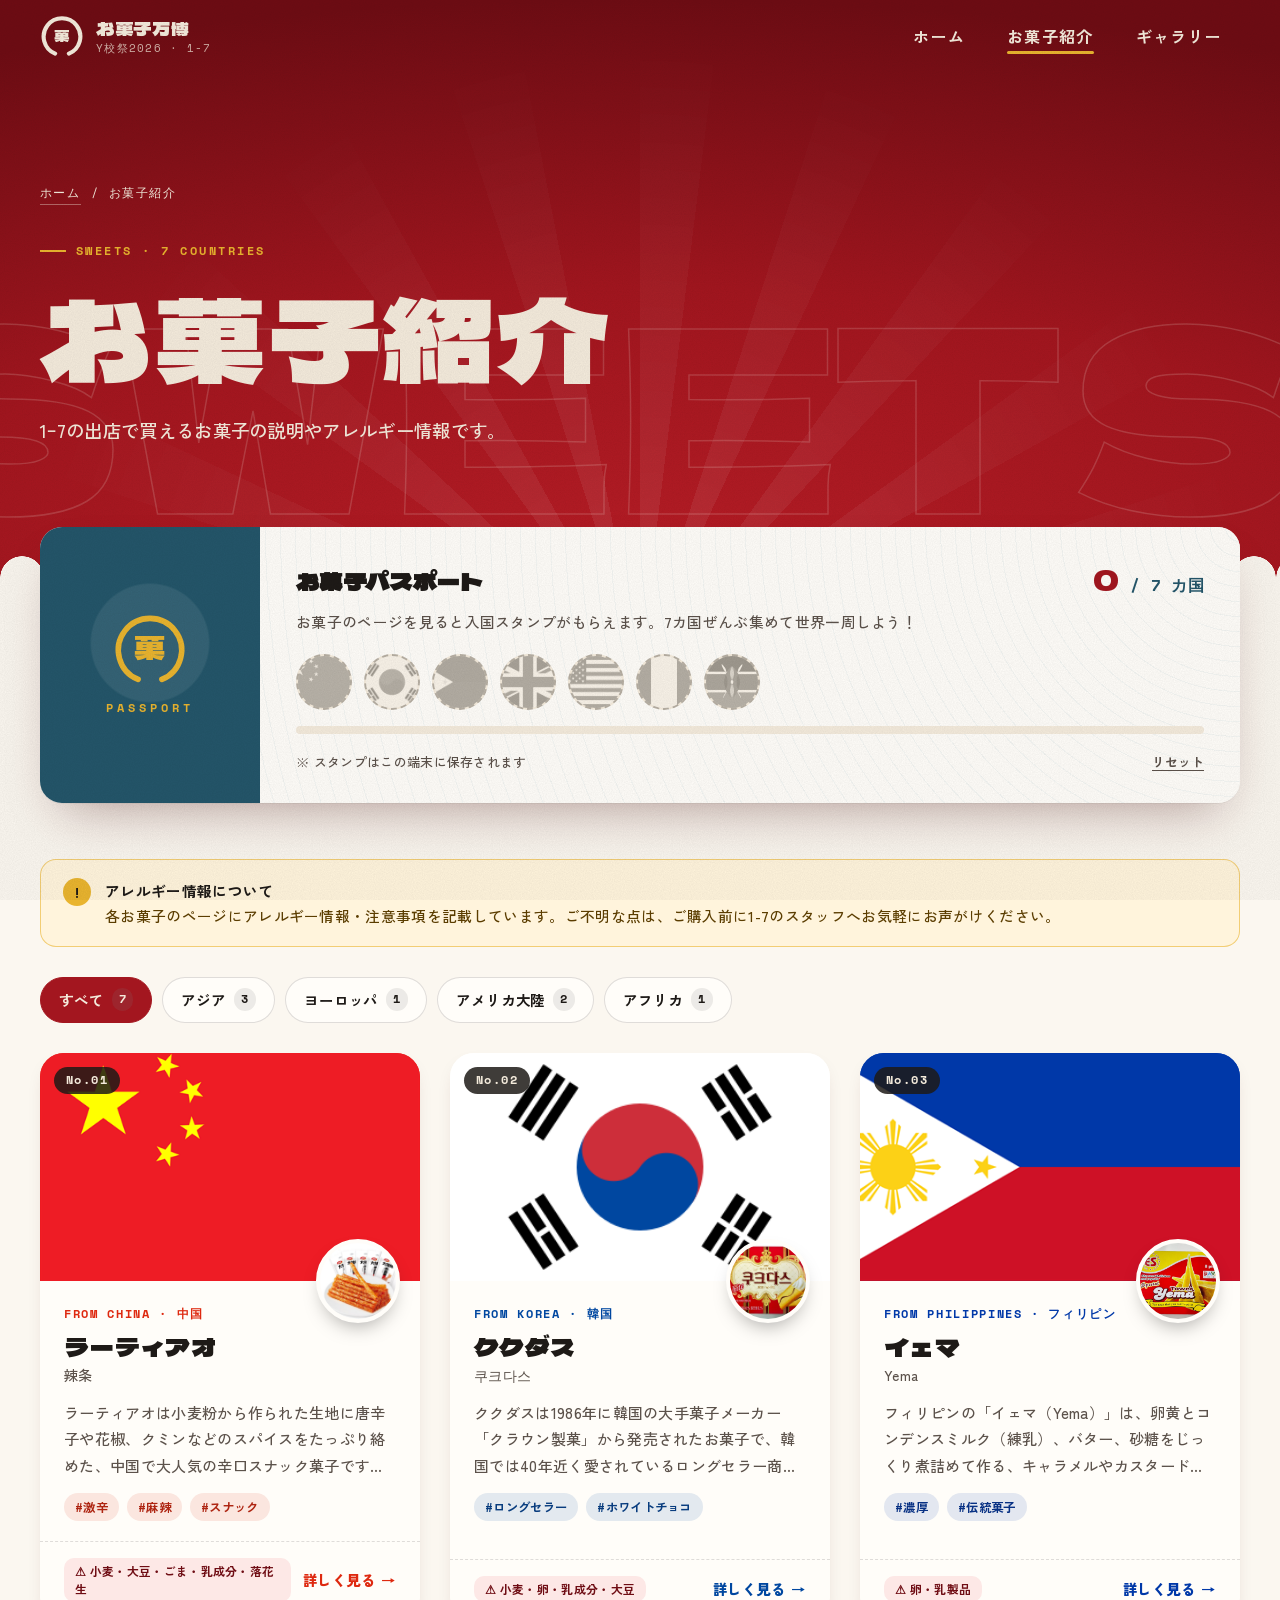
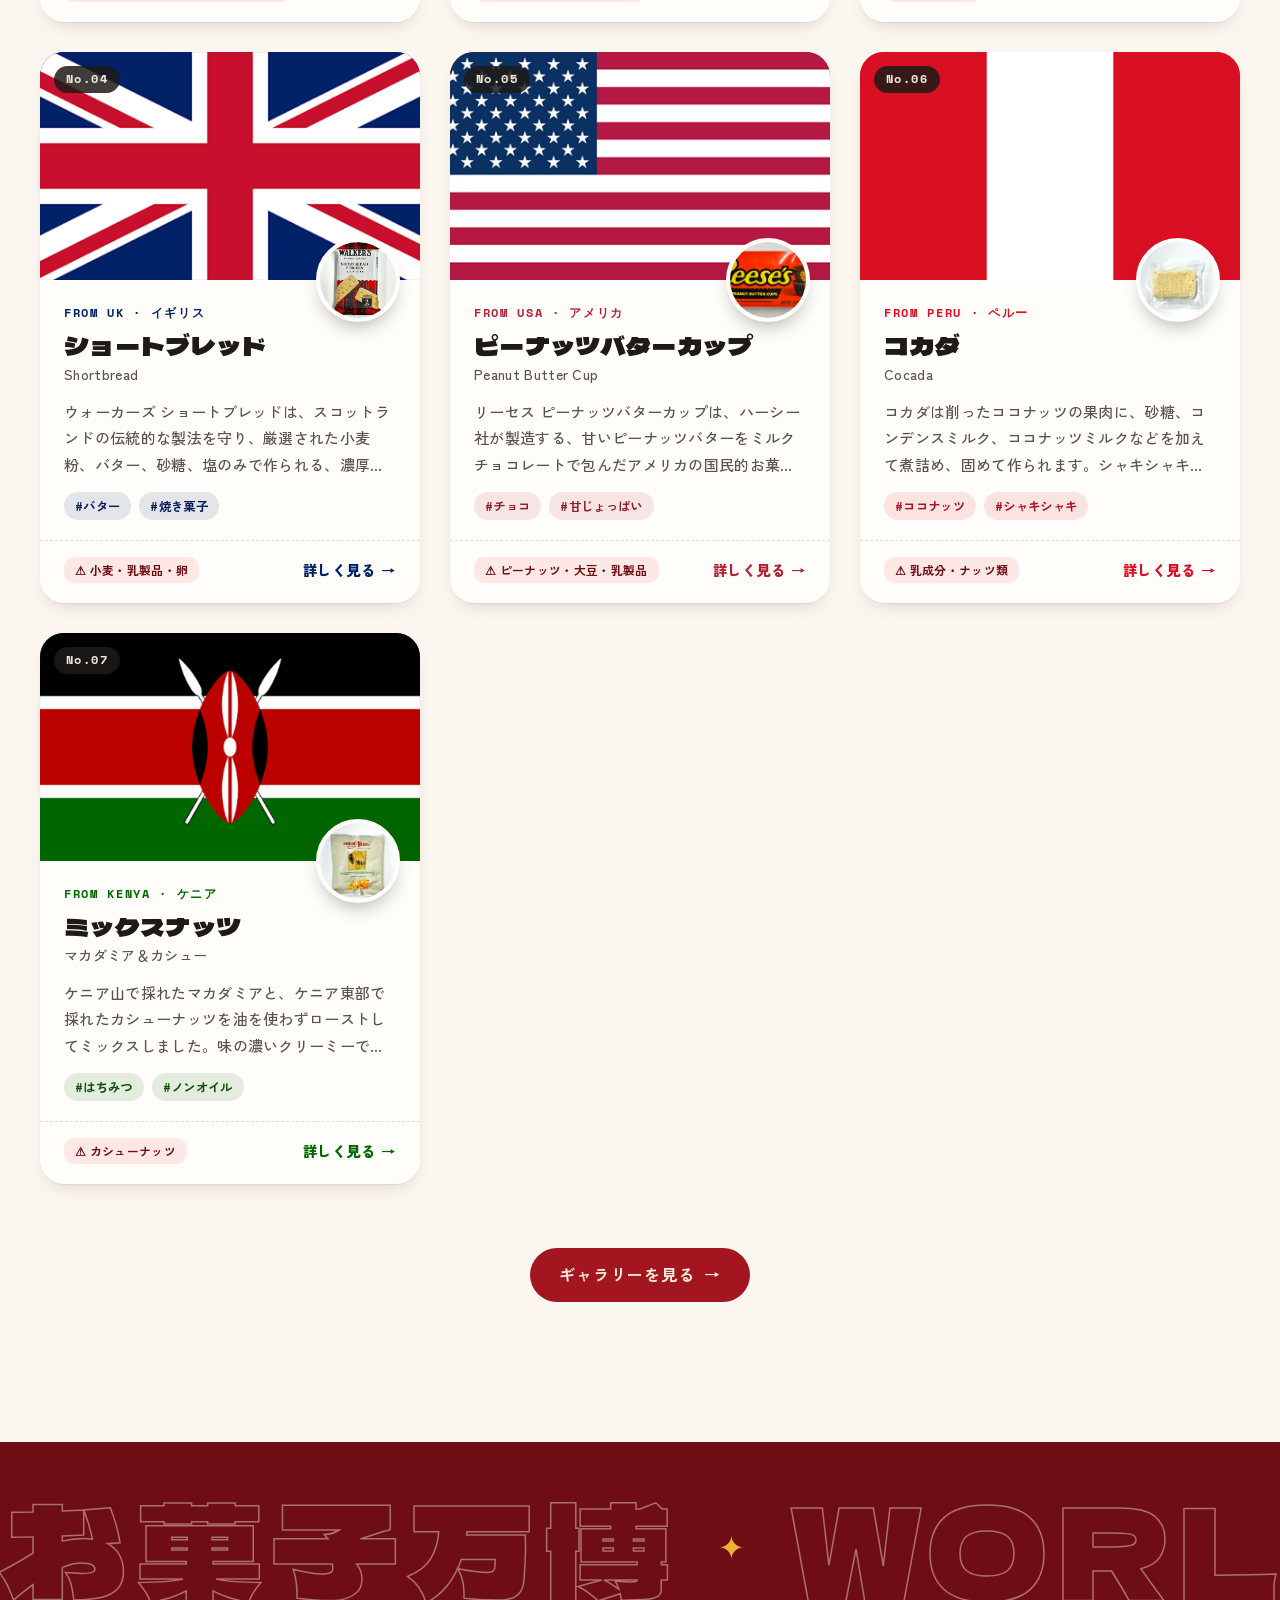
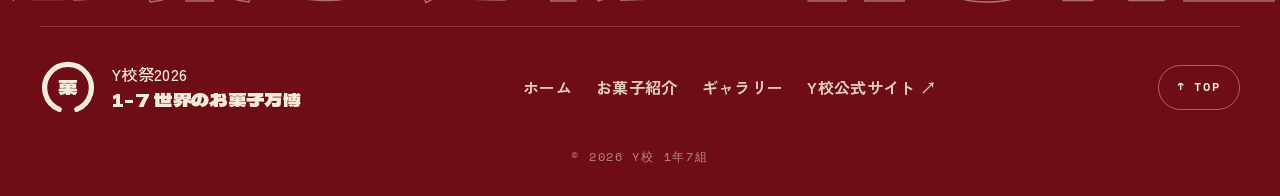
<file: sweet.html>
<!doctype html>
<html lang="ja" class="no-intro">
<head>
  <meta charset="utf-8">
  <meta name="viewport" content="width=device-width, initial-scale=1, viewport-fit=cover">
  <title>お菓子紹介 | お菓子万博 Y校祭2026 1-7</title>
  <meta name="description" content="1ｰ7の出店で買えるお菓子の商品紹介とアレルギー情報・注意事項です。">
  <meta name="theme-color" content="#A3161F">
  <meta property="og:image" content="assets/img/posters/poster-1-sm.jpg">
  <link rel="icon" href="assets/img/favicon.svg" type="image/svg+xml">
  <link rel="preconnect" href="https://fonts.googleapis.com">
  <link rel="preconnect" href="https://fonts.gstatic.com" crossorigin>
  <link rel="stylesheet" href="https://fonts.googleapis.com/css2?family=Dela+Gothic+One&family=Space+Mono:wght@400;700&family=Zen+Kaku+Gothic+New:wght@400;500;700;900&display=swap">
  <link rel="stylesheet" href="assets/css/style.css">
  <script>document.documentElement.classList.add("js");</script>
  <script src="assets/js/data.js" defer></script>
  <script src="assets/js/main.js" defer></script>
</head>
<body data-page="sweet">
  <a class="skip-link" href="#main">本文へスキップ</a>

  <header class="site-header">
    <div class="container bar">
      <a class="brand" href="index.html" aria-label="お菓子万博 ホーム">
        <svg class="brand-mark" viewBox="0 0 48 48" aria-hidden="true">
          <path d="M16.5 43.2 A20 20 0 1 1 31.5 43.2" />
          <text x="24" y="30.5">菓</text>
        </svg>
        <span class="brand-text">お菓子万博<small>Y校祭2026 · 1-7</small></span>
      </a>
      <nav class="nav" aria-label="メインメニュー">
        <ul class="nav-links">
          <li><a href="index.html">ホーム</a></li>
          <li><a href="okashi.html" aria-current="page">お菓子紹介</a></li>
          <li><a href="gallery.html">ギャラリー</a></li>
        </ul>
      </nav>
      <button class="menu-btn" type="button" aria-expanded="false" aria-controls="mobile-menu" aria-label="メニューを開く">
        <span></span><span></span>
      </button>
    </div>
  </header>

  <div class="mobile-menu" id="mobile-menu" hidden>
    <nav aria-label="モバイルメニュー">
      <ul>
        <li><a href="index.html"><small>01</small>ホーム</a></li>
        <li><a href="okashi.html" aria-current="page"><small>02</small>お菓子紹介</a></li>
        <li><a href="gallery.html"><small>03</small>ギャラリー</a></li>
      </ul>
    </nav>
    <p class="mobile-menu-foot">Y校祭2026 · 1-7 世界のお菓子万博</p>
  </div>

  <main id="main" class="sweet-page">
    <section class="sweet-hero" id="sweet-hero">
      <div class="sweet-hero-bg" id="sweet-bg" aria-hidden="true"></div>
      <span class="page-hero-bg" id="sweet-country-bg" aria-hidden="true"></span>
      <div class="container">
        <nav class="crumbs" aria-label="パンくずリスト">
          <a href="index.html">ホーム</a><span aria-hidden="true">/</span><a href="okashi.html">お菓子紹介</a><span aria-hidden="true">/</span><span id="crumb-name"></span>
        </nav>
        <p class="sweet-hero-from"><img id="sweet-flag" src="" alt=""><span id="sweet-from"></span></p>
        <h1 class="page-title sweet-title" id="sweet-title"></h1>
        <p class="sweet-hero-native" id="sweet-native"></p>
      </div>
    </section>

    <nav class="sweet-tabs" aria-label="ページ内リンク">
      <a href="#intro">商品紹介</a>
      <a href="#allergy">アレルギー情報・注意事項</a>
    </nav>

    <section class="section sweet-intro" id="intro">
      <div class="container sweet-intro-grid">
        <figure class="sweet-photo" data-reveal>
          <div class="sweet-photo-frame" id="sweet-photo"></div>
          <span class="tape" aria-hidden="true"></span>
          <svg class="entry-stamp" id="entry-stamp" viewBox="0 0 120 120" aria-hidden="true">
            <circle cx="60" cy="60" r="54" fill="rgb(255 253 249 / .9)" stroke="currentColor" stroke-width="4" />
            <circle cx="60" cy="60" r="46" fill="none" stroke="currentColor" stroke-width="1.5" />
            <text x="60" y="44" text-anchor="middle" font-family="Space Mono, monospace" font-weight="700" font-size="10" fill="currentColor" letter-spacing="2">ENTRY</text>
            <text x="60" y="70" text-anchor="middle" font-family="Dela Gothic One, sans-serif" font-size="22" fill="currentColor">入国</text>
            <text id="entry-stamp-country" x="60" y="88" text-anchor="middle" font-family="Space Mono, monospace" font-weight="700" font-size="9" fill="currentColor" letter-spacing="1"></text>
          </svg>
        </figure>
        <div class="sweet-info" data-reveal>
          <p class="eyebrow">ABOUT · 商品紹介</p>
          <h2>商品紹介</h2>
          <div class="sweet-desc-full" id="sweet-desc"></div>
          <ul class="sweet-tags" id="sweet-tags"></ul>
        </div>
      </div>
    </section>

    <section class="section section-cream" id="allergy">
      <div class="container narrow">
        <header class="section-head" data-reveal>
          <p class="eyebrow">ALLERGY · 注意事項</p>
          <h2>アレルギー情報・<br class="sp-only">注意事項</h2>
        </header>
        <div class="allergy-card" data-reveal>
          <div class="allergy-block">
            <h3><span aria-hidden="true">⚠</span> アレルギー</h3>
            <ul class="allergen-chips" id="sweet-allergens"></ul>
          </div>
          <div class="allergy-block" id="sweet-notes-block">
            <h3>注意事項</h3>
            <ul class="note-list" id="sweet-notes"></ul>
          </div>
        </div>
        <p class="allergy-help" data-reveal>ご不明な点は、ご購入前に1-7のスタッフへお気軽にお声がけください。</p>
      </div>
    </section>

    <section class="section sweet-more-section">
      <div class="container">
        <header class="section-head center" data-reveal>
          <p class="eyebrow">NEXT DESTINATION</p>
          <h2>次の国へ旅しよう</h2>
        </header>
        <div class="pager" id="sweet-pager" data-stagger></div>
        <div class="section-cta" data-reveal>
          <a class="btn btn-red" href="okashi.html"><span class="arrow" aria-hidden="true">←</span> お菓子紹介に戻る</a>
        </div>
      </div>
    </section>
  </main>

  <footer class="site-footer">
    <div class="footer-marquee" aria-hidden="true">
      <div class="marquee-track"><span>お菓子万博</span><i>✦</i><span>WORLD SWEETS EXPO</span><i>✦</i><span>お菓子万博</span><i>✦</i><span>WORLD SWEETS EXPO</span><i>✦</i></div>
    </div>
    <div class="container footer-grid">
      <div class="footer-brand">
        <svg class="brand-mark" viewBox="0 0 48 48" aria-hidden="true"><path d="M16.5 43.2 A20 20 0 1 1 31.5 43.2" /><text x="24" y="30.5">菓</text></svg>
        <p>Y校祭2026<br><strong>1-7 世界のお菓子万博</strong></p>
      </div>
      <nav class="footer-nav" aria-label="フッターメニュー">
        <a href="index.html">ホーム</a>
        <a href="okashi.html">お菓子紹介</a>
        <a href="gallery.html">ギャラリー</a>
        <a href="https://www.edu.city.yokohama.lg.jp/school/hs/y-shogyo/index.cfm/21,9243,130,html" target="_blank" rel="noopener">Y校公式サイト ↗</a>
      </nav>
      <button class="to-top" type="button" aria-label="ページの先頭へ戻る"><span aria-hidden="true">↑</span> TOP</button>
    </div>
    <p class="copyright">© 2026 Y校 1年7組</p>
  </footer>
</body>
</html>
</file>
<file: assets/css/style.css>
:root {
  --red: #a3161f;
  --red-deep: #6f0d14;
  --red-bright: #e0322e;
  --cream: #f4ebdc;
  --paper: #fbf7f0;
  --white: #fffdf9;
  --ink: #1e1a17;
  --ink-soft: #5c524b;
  --teal: #3a7d95;
  --teal-deep: #24566a;
  --salmon: #f3837a;
  --mustard: #e9b42f;
  --line: rgb(30 26 23 / 0.14);

  --f-display: "Dela Gothic One", "Hiragino Sans", "Yu Gothic", sans-serif;
  --f-body: "Zen Kaku Gothic New", "Hiragino Kaku Gothic ProN", "Yu Gothic", "Noto Sans JP", sans-serif;
  --f-mono: "Space Mono", ui-monospace, "SFMono-Regular", Menlo, monospace;

  --ease-out: cubic-bezier(0.22, 1, 0.36, 1);
  --ease-in-out: cubic-bezier(0.76, 0, 0.24, 1);
  --ease-spring: cubic-bezier(0.34, 1.56, 0.64, 1);

  --shadow-sm: 0 1px 0 rgb(30 26 23 / 0.05), 0 8px 20px -10px rgb(80 20 20 / 0.25);
  --shadow: 0 1px 0 rgb(30 26 23 / 0.05), 0 24px 48px -22px rgb(80 20 20 / 0.4);
  --shadow-lg: 0 40px 80px -30px rgb(60 10 10 / 0.55);

  --header-h: 72px;
  --gutter: clamp(16px, 4vw, 32px);
  --intro: 1.75s;

  color-scheme: light;
}
.no-intro { --intro: 0.15s; }

*, *::before, *::after { box-sizing: border-box; }
html { scroll-behavior: smooth; -webkit-text-size-adjust: 100%; }
body {
  margin: 0;
  background: var(--paper);
  color: var(--ink);
  font-family: var(--f-body);
  font-weight: 500;
  font-size: 1rem;
  line-height: 1.8;
  letter-spacing: 0.02em;
  overflow-x: hidden;
  -webkit-font-smoothing: antialiased;
}

body::after {
  content: "";
  position: fixed;
  inset: 0;
  z-index: 300;
  pointer-events: none;
  opacity: 0.09;
  background-image: url("data:image/svg+xml,%3Csvg xmlns='http://www.w3.org/2000/svg' width='180' height='180'%3E%3Cfilter id='n'%3E%3CfeTurbulence type='fractalNoise' baseFrequency='.9' numOctaves='3' stitchTiles='stitch'/%3E%3CfeColorMatrix values='0 0 0 0 0 0 0 0 0 0 0 0 0 0 0 0 0 0 .7 0'/%3E%3C/filter%3E%3Crect width='100%25' height='100%25' filter='url(%23n)'/%3E%3C/svg%3E");
}
img, svg { display: block; max-width: 100%; }
img { height: auto; }
main { overflow-x: hidden; overflow-x: clip; }
a { color: inherit; }
h1, h2, h3, p, ul, ol, dl, dd, figure { margin: 0; }
button { font: inherit; color: inherit; cursor: pointer; }
::selection { background: var(--mustard); color: var(--ink); }
:focus-visible { outline: 3px solid var(--mustard); outline-offset: 3px; border-radius: 6px; }

.container { width: min(1200px, 100% - var(--gutter) * 2); margin-inline: auto; }
.container.narrow { width: min(860px, 100% - var(--gutter) * 2); }
.mono { font-family: var(--f-mono); }
.svg-defs { position: absolute; width: 0; height: 0; overflow: hidden; }

.skip-link {
  position: fixed; top: 12px; left: 12px; z-index: 400;
  padding: 10px 16px; border-radius: 999px;
  background: var(--ink); color: var(--cream); text-decoration: none; font-weight: 700;
  transform: translateY(-200%); transition: transform 0.3s var(--ease-out);
}
.skip-link:focus { transform: none; }

@keyframes spin { to { transform: rotate(360deg); } }
@keyframes draw {
  0% { stroke-dashoffset: 1.02; opacity: 0; }
  4% { opacity: 1; }
  100% { stroke-dashoffset: 0; opacity: 1; }
}
@keyframes rise { from { transform: translateY(110%); } to { transform: none; } }
@keyframes fade-up { from { opacity: 0; transform: translateY(24px); } to { opacity: 1; transform: none; } }
@keyframes pop { from { scale: 0; } to { scale: 1; } }
@keyframes bob {
  0%, 100% { transform: translateY(0) rotate(var(--r0, -8deg)); }
  50% { transform: translateY(-18px) rotate(var(--r1, 8deg)); }
}
@keyframes marquee { to { transform: translateX(-50%); } }
@keyframes pulse {
  0% { box-shadow: 0 0 0 0 rgb(233 180 47 / 0.7); }
  100% { box-shadow: 0 0 0 12px rgb(233 180 47 / 0); }
}

.btn {
  --btn-bg: var(--ink); --btn-fg: var(--cream); --btn-hover: var(--red); --btn-hover-fg: var(--cream);
  position: relative; isolation: isolate; overflow: hidden;
  display: inline-flex; align-items: center; gap: 0.6em;
  padding: 0.95em 1.7em;
  border: 2px solid transparent; border-radius: 999px;
  background: var(--btn-bg); color: var(--btn-fg);
  font-weight: 700; font-size: 1rem; line-height: 1.2; letter-spacing: 0.06em;
  text-decoration: none; white-space: nowrap;
  transition: color 0.35s var(--ease-out), transform 0.35s var(--ease-spring), border-color 0.35s;
}
.btn::before {
  content: ""; position: absolute; inset: -2px; z-index: -1;
  background: var(--btn-hover); border-radius: inherit;
  transform: translateY(102%); transition: transform 0.5s var(--ease-out);
}
.btn:hover { color: var(--btn-hover-fg); transform: translateY(-2px); }
.btn:hover::before { transform: none; }
.btn:active { transform: translateY(0) scale(0.97); }
.btn .arrow { display: inline-block; transition: transform 0.35s var(--ease-spring); }
.btn:hover .arrow { transform: translateX(4px); }
.btn-cream { --btn-bg: var(--cream); --btn-fg: var(--red); --btn-hover: var(--mustard); --btn-hover-fg: var(--ink); }
.btn-red { --btn-bg: var(--red); --btn-fg: var(--cream); --btn-hover: var(--ink); --btn-hover-fg: var(--cream); }
.btn-outline { --btn-bg: transparent; --btn-fg: var(--cream); --btn-hover: var(--cream); --btn-hover-fg: var(--red); border-color: rgb(244 235 220 / 0.55); }

.site-header {
  position: fixed; inset: 0 0 auto; z-index: 100;
  color: var(--cream);
  transition: background-color 0.4s, color 0.4s, box-shadow 0.4s, backdrop-filter 0.4s;
  view-transition-name: site-header;
}
.site-header.is-scrolled {
  background: rgb(251 247 240 / 0.86);
  -webkit-backdrop-filter: blur(14px) saturate(1.4);
  backdrop-filter: blur(14px) saturate(1.4);
  color: var(--ink);
  box-shadow: 0 1px 0 var(--line);
}
.bar { display: flex; align-items: center; justify-content: space-between; height: var(--header-h); gap: 16px; }

.brand { display: flex; align-items: center; gap: 12px; text-decoration: none; }
.brand-mark { width: 44px; height: 44px; flex: none; transition: transform 0.6s var(--ease-spring); }
.brand:hover .brand-mark { transform: rotate(-20deg) scale(1.08); }
.brand-mark path { fill: none; stroke: currentColor; stroke-width: 4.5; stroke-linecap: round; }
.brand-mark text { font-family: var(--f-display); font-size: 17px; text-anchor: middle; fill: currentColor; }
.brand-text { display: flex; flex-direction: column; font-family: var(--f-display); font-size: 1.15rem; line-height: 1.15; letter-spacing: 0.04em; }
.brand-text small { font-family: var(--f-mono); font-size: 0.66rem; letter-spacing: 0.12em; opacity: 0.75; margin-top: 3px; }

.nav-links { display: flex; gap: 6px; list-style: none; padding: 0; }
.nav-links a {
  position: relative; display: block; padding: 8px 18px;
  font-weight: 700; text-decoration: none; letter-spacing: 0.08em;
  border-radius: 999px; transition: background-color 0.3s;
}
.nav-links a:hover { background: rgb(128 128 128 / 0.14); }
.nav-links a::after {
  content: ""; position: absolute; left: 18px; right: 18px; bottom: 4px; height: 3px;
  border-radius: 3px; background: var(--mustard);
  transform: scaleX(0); transform-origin: left; transition: transform 0.45s var(--ease-out);
}
.nav-links a[aria-current="page"]::after { transform: scaleX(1); }
.is-scrolled .nav-links a::after { background: var(--red); }

.menu-btn {
  display: none; position: relative; z-index: 120;
  width: 48px; height: 48px; border: 0; border-radius: 50%;
  background: var(--cream); color: var(--red);
  transition: background-color 0.3s, transform 0.3s var(--ease-spring);
}
.is-scrolled .menu-btn { background: var(--red); color: var(--cream); }
.menu-btn span {
  position: absolute; left: 14px; right: 14px; height: 2.5px; border-radius: 2px; background: currentColor;
  transition: transform 0.45s var(--ease-out), top 0.45s var(--ease-out);
}
.menu-btn span:first-child { top: 19px; }
.menu-btn span:last-child { top: 27px; }
.menu-open .menu-btn { background: var(--cream); color: var(--red); }
.menu-open .menu-btn span:first-child { top: 23px; transform: rotate(45deg); }
.menu-open .menu-btn span:last-child { top: 23px; transform: rotate(-45deg); }

.mobile-menu {
  position: fixed; inset: 0; z-index: 90;
  display: flex; flex-direction: column; justify-content: center;
  padding: calc(var(--header-h) + 24px) var(--gutter) 40px;
  background: var(--red); color: var(--cream);
  clip-path: circle(0% at calc(100% - var(--gutter) - 24px) calc(var(--header-h) / 2));
  transition: clip-path 0.7s var(--ease-in-out), visibility 0s 0.7s;
  visibility: hidden;
}
.mobile-menu[hidden] { display: flex; }
.menu-open .mobile-menu {
  clip-path: circle(150% at calc(100% - var(--gutter) - 24px) calc(var(--header-h) / 2));
  visibility: visible; transition: clip-path 0.7s var(--ease-in-out), visibility 0s;
}
.mobile-menu ul { list-style: none; padding: 0; }
.mobile-menu li { overflow: hidden; border-bottom: 1px solid rgb(244 235 220 / 0.2); }
.mobile-menu a {
  display: flex; align-items: baseline; gap: 16px; padding: 18px 0;
  font-family: var(--f-display); font-size: clamp(2rem, 10vw, 3rem); line-height: 1.2;
  text-decoration: none; transform: translateY(110%); transition: transform 0.6s var(--ease-out);
}
.mobile-menu a small { font-family: var(--f-mono); font-size: 0.85rem; opacity: 0.6; }
.mobile-menu a[aria-current="page"] { color: var(--mustard); }
.menu-open .mobile-menu a { transform: none; }
.menu-open .mobile-menu li:nth-child(1) a { transition-delay: 0.2s; }
.menu-open .mobile-menu li:nth-child(2) a { transition-delay: 0.27s; }
.menu-open .mobile-menu li:nth-child(3) a { transition-delay: 0.34s; }
.mobile-menu-foot { margin-top: 32px; font-family: var(--f-mono); font-size: 0.8rem; opacity: 0.7; }
.menu-open { overflow: hidden; }
.menu-open .site-header { background: transparent; box-shadow: none; color: var(--cream); backdrop-filter: none; -webkit-backdrop-filter: none; }

.loader {
  position: fixed; inset: 0; z-index: 500;
  display: grid; place-items: center;
  background: var(--red); color: var(--cream);
  animation: loader-out 0.8s var(--ease-in-out) 1.25s forwards;
}
.no-intro .loader { display: none; }
@keyframes loader-out { to { clip-path: inset(0 0 100% 0); visibility: hidden; } }
.loader-inner { position: relative; width: min(56vw, 260px); aspect-ratio: 1; display: grid; place-content: center; text-align: center; }
.loader-brush { position: absolute; inset: 0; width: 100%; height: 100%; overflow: visible; }
.loader .brush { animation-delay: 0.1s; animation-duration: 1s; }
.loader-text { font-family: var(--f-display); font-size: clamp(2.2rem, 11vw, 3.4rem); line-height: 1.05; animation: fade-up 0.6s var(--ease-out) 0.35s both; }
.loader-sub { position: absolute; left: 50%; bottom: -44px; translate: -50% 0; width: max-content; font-family: var(--f-mono); font-size: 0.72rem; letter-spacing: 0.25em; opacity: 0.8; animation: fade-up 0.6s var(--ease-out) 0.55s both; }

.brush {
  fill: none; stroke: var(--cream); stroke-linecap: round;
  stroke-dasharray: 1 2; stroke-dashoffset: 1.02;
  animation: draw 1.5s var(--ease-out) forwards;
}
.brush-1 { stroke-width: 20; filter: url(#rough); }
.brush-2 { stroke-width: 5; opacity: 0.55; }

.rays {
  position: absolute; left: 50%; top: 50%; z-index: 0;
  width: 240vmax; aspect-ratio: 1; margin: -120vmax 0 0 -120vmax;
  background: repeating-conic-gradient(from 0deg, rgb(255 255 255 / 0.075) 0deg 7deg, transparent 7deg 18deg);
  -webkit-mask-image: radial-gradient(closest-side, #000 8%, transparent 42%);
  mask-image: radial-gradient(closest-side, #000 8%, transparent 42%);
  animation: spin 160s linear infinite;
  pointer-events: none;
}

.hero {
  --px: 0; --py: 0;
  position: relative; overflow: hidden; isolation: isolate;
  min-height: 100svh;
  display: grid; align-items: center;
  padding: calc(var(--header-h) + 32px) 0 96px;
  background: radial-gradient(120% 90% at 75% 40%, #b81d26 0%, var(--red) 45%, var(--red-deep) 100%);
  color: var(--cream);
}
.hero::after,
.page-hero::after {
  content: ""; position: absolute; left: 0; right: 0; bottom: -1px; height: 22px; z-index: 3;
  background: radial-gradient(circle at 22px 22px, var(--paper) 21.5px, transparent 22px) 0 0 / 44px 22px repeat-x;
}
.hero-grid {
  position: relative; z-index: 2;
  display: grid; grid-template-columns: 1.05fr 1fr; align-items: center; gap: clamp(24px, 4vw, 64px);
}

.hero-eyebrow {
  display: inline-flex; align-items: center; gap: 10px;
  padding: 7px 16px 7px 12px; border-radius: 999px;
  background: rgb(0 0 0 / 0.18); border: 1px solid rgb(244 235 220 / 0.25);
  font-weight: 700; font-size: 0.9rem; letter-spacing: 0.1em;
  animation: fade-up 0.8s var(--ease-out) calc(var(--intro) + 0.1s) both;
}
.pulse-dot { width: 9px; height: 9px; border-radius: 50%; background: var(--mustard); animation: pulse 1.6s ease-out infinite; }

.hero-title {
  margin: 22px 0 18px;
  font-family: var(--f-display); font-weight: 400;
  font-size: clamp(2.2rem, 5.2vw, 4.6rem); line-height: 1.12; letter-spacing: 0.01em;
}
.hero-title .line { display: block; overflow: hidden; padding-bottom: 0.06em; }
.hero-title .line > span { display: inline-block; white-space: nowrap; animation: rise 1s var(--ease-out) both; }
.hero-title .line:nth-child(1) > span { animation-delay: calc(var(--intro) + 0.2s); }
.hero-title .line:nth-child(2) > span { animation-delay: calc(var(--intro) + 0.32s); }
.hero-title em { font-style: normal; color: var(--mustard); }

.hero-lead { max-width: 34em; font-size: clamp(0.95rem, 1.3vw, 1.08rem); opacity: 0.92; animation: fade-up 0.8s var(--ease-out) calc(var(--intro) + 0.5s) both; }

.hero-date {
  display: flex; flex-wrap: wrap; align-items: center; gap: 10px 12px; margin: 26px 0 30px;
  font-family: var(--f-mono); font-size: 0.85rem; letter-spacing: 0.08em;
  animation: fade-up 0.8s var(--ease-out) calc(var(--intro) + 0.6s) both;
}
.date-chip { display: inline-flex; align-items: baseline; gap: 6px; padding: 6px 14px; border-radius: 10px; background: var(--cream); color: var(--red); font-weight: 700; }
.date-chip b { font-family: var(--f-display); font-weight: 400; font-size: 1.35rem; letter-spacing: 0.02em; }
.date-sep { width: 22px; height: 2px; background: var(--cream); opacity: 0.6; }
.date-time { padding: 6px 12px; border: 1.5px dashed rgb(244 235 220 / 0.6); border-radius: 10px; }

.hero-cta { display: flex; flex-wrap: wrap; gap: 12px; animation: fade-up 0.8s var(--ease-out) calc(var(--intro) + 0.7s) both; }

.hero-emblem { position: relative; display: grid; place-items: center; min-height: calc(var(--size) * 1.4); --size: clamp(210px, 34vw, 400px); }
.hero-emblem .rays { margin: calc(var(--size) * -2) 0 0 calc(var(--size) * -2); width: calc(var(--size) * 4); }
.emblem { position: relative; width: var(--size); aspect-ratio: 1; z-index: 1; }
.emblem > svg { position: absolute; inset: 0; width: 100%; height: 100%; overflow: visible; }
.emblem-brush .brush-1 { animation-delay: calc(var(--intro) + 0.05s); }
.emblem-brush .brush-2 { animation-delay: calc(var(--intro) + 0.3s); }
.emblem-ring { animation: spin 48s linear infinite; opacity: 0; transition: opacity 1s; }
.emblem-ring text { font-family: var(--f-mono); font-weight: 700; font-size: 12.5px; letter-spacing: 0.08em; fill: var(--cream); opacity: 0.7; }
.is-ready .emblem-ring { opacity: 1; }

.emblem-title {
  position: absolute; inset: 0; z-index: 2;
  display: grid; place-content: center; text-align: center;
  font-family: var(--f-display); font-weight: 400; color: var(--cream);
  font-size: calc(var(--size) * 0.165); line-height: 1.04; letter-spacing: 0.02em;
  text-shadow: 0 4px 0 rgb(0 0 0 / 0.15);
}
.emblem-title .t1, .emblem-title .t2 { display: block; animation: fade-up 0.9s var(--ease-out) both; }
.emblem-title .t1 { animation-delay: calc(var(--intro) + 0.35s); }
.emblem-title .t2 { animation-delay: calc(var(--intro) + 0.45s); font-size: 1.25em; }
.emblem-title .cls {
  position: absolute; left: 50%; top: 90%; translate: -50% -50%;
  font-size: 0.55em; color: var(--mustard); letter-spacing: 0.06em;
  animation: fade-up 0.9s var(--ease-out) calc(var(--intro) + 0.9s) both;
}

.orbit { position: absolute; inset: 0; list-style: none; padding: 0; margin: 0; animation: spin 60s linear infinite; }
.orbit li {
  position: absolute; left: 50%; top: 50%;
  width: calc(var(--size) * 0.18); margin: calc(var(--size) * -0.06) 0 0 calc(var(--size) * -0.09);
  transform: rotate(var(--a)) translateX(calc(var(--size) * 0.66)) rotate(calc(var(--a) * -1));
}
.orbit li > span { display: block; animation: spin 60s linear infinite reverse; }
.orbit img {
  width: 100%; aspect-ratio: 3 / 2; object-fit: cover;
  border: 3px solid var(--cream); border-radius: 6px;
  box-shadow: 0 10px 20px -8px rgb(0 0 0 / 0.5);
  animation: pop 0.7s var(--ease-spring) backwards;
  animation-delay: calc(var(--intro) + 0.8s + var(--i) * 0.08s);
  transition: scale 0.4s var(--ease-spring);
}
.orbit li:hover img { scale: 1.25; }
.emblem:hover .orbit, .emblem:hover .orbit li > span, .emblem:hover .emblem-ring { animation-play-state: paused; }

.floaters { position: absolute; inset: 0; z-index: 1; pointer-events: none; }
.floater {
  position: absolute; left: var(--x); top: var(--y); width: var(--s); height: auto;
  translate: calc(var(--px) * var(--d) * 30px) calc(var(--py) * var(--d) * 30px);
  transition: translate 0.8s var(--ease-out);
  animation: bob 6s ease-in-out infinite, fade-in 1s ease calc(var(--intro) + 0.6s) backwards;
  filter: drop-shadow(0 12px 14px rgb(0 0 0 / 0.25));
}
@keyframes fade-in { from { opacity: 0; } }
.f-candy { --r0: 12deg; --r1: -6deg; animation-duration: 7s, 1s; }
.f-lolli { --r0: -14deg; --r1: 4deg; animation-duration: 8s, 1s; }
.f-donut { animation-duration: 6.5s, 1s; }
.f-star, .f-star2 { --r0: 0deg; --r1: 90deg; animation-duration: 5s, 1s; }

.scroll-cue {
  position: absolute; left: 50%; bottom: 40px; z-index: 4; translate: -50% 0;
  display: flex; flex-direction: column; align-items: center; gap: 10px;
  font-family: var(--f-mono); font-size: 0.7rem; letter-spacing: 0.3em; text-decoration: none; opacity: 0.8;
  animation: fade-in 1s ease calc(var(--intro) + 1.2s) backwards;
}
.scroll-cue::after {
  content: ""; width: 2px; height: 38px; border-radius: 2px;
  background: linear-gradient(var(--cream) 50%, rgb(244 235 220 / 0.25) 50%) 0 0 / 100% 200%;
  animation: scroll-line 1.8s var(--ease-in-out) infinite;
}
@keyframes scroll-line { from { background-position: 0 100%; } to { background-position: 0 -100%; } }

.marquee {
  position: relative; z-index: 5;
  margin: -18px -2% 0; padding: 14px 0;
  background: var(--mustard); color: var(--ink);
  transform: rotate(-2deg);
  box-shadow: 0 10px 30px -12px rgb(0 0 0 / 0.35);
  overflow: hidden;
}
.marquee-track {
  display: flex; align-items: center; gap: 28px; width: max-content;
  animation: marquee 38s linear infinite;
}
.marquee-track span { font-family: var(--f-display); font-size: clamp(1.1rem, 2.4vw, 1.6rem); letter-spacing: 0.06em; white-space: nowrap; }
.marquee-track i { font-style: normal; color: var(--red); font-size: 1.1rem; }
.marquee:hover .marquee-track { animation-play-state: paused; }

.section { position: relative; padding-block: clamp(80px, 11vw, 140px); }
.section-cream { background: var(--cream); }
.section-teal { background: var(--teal); color: var(--cream); overflow: hidden; isolation: isolate; }
.section-teal .container { position: relative; z-index: 1; }

.section-head { margin-bottom: clamp(36px, 6vw, 64px); }
.section-head.center { text-align: center; }
.section-head.center .lead { margin-inline: auto; }
.eyebrow {
  display: inline-flex; align-items: center; gap: 10px; margin-bottom: 14px;
  font-family: var(--f-mono); font-weight: 700; font-size: 0.78rem; letter-spacing: 0.2em; color: var(--red);
}
.eyebrow::before { content: ""; width: 26px; height: 2px; background: currentColor; }
.section-teal .eyebrow { color: var(--mustard); }
.section-head h2, .info-body h2 {
  font-family: var(--f-display); font-weight: 400;
  font-size: clamp(2rem, 5.2vw, 3.6rem); line-height: 1.18; letter-spacing: 0.02em;
}
.lead { max-width: 36em; margin-top: 18px; color: var(--ink-soft); font-size: 1.02rem; }
.section-teal .lead { color: rgb(244 235 220 / 0.88); }
.section-cta { margin-top: clamp(40px, 6vw, 64px); text-align: center; }

.js [data-reveal] { opacity: 0; transform: translateY(40px); transition: opacity 0.9s var(--ease-out), transform 0.9s var(--ease-out); }
.js [data-reveal].is-in { opacity: 1; transform: none; }
.js [data-stagger] > * { opacity: 0; transform: translateY(36px) scale(0.96); transition: opacity 0.8s var(--ease-out), transform 0.8s var(--ease-spring); transition-delay: calc(var(--i, 0) * 70ms); }
.js [data-stagger].is-in > * { opacity: 1; transform: none; }

.has-awning { padding-top: calc(clamp(80px, 11vw, 140px) + 30px); }
.awning {
  position: absolute; left: 0; right: 0; top: 0; height: 58px;
  background: repeating-linear-gradient(90deg, var(--red) 0 48px, var(--white) 48px 96px);
  -webkit-mask: linear-gradient(#000 0 0) left top / 100% calc(100% - 24px) no-repeat, radial-gradient(circle 24px at 24px 0, #000 98%, transparent) left bottom / 48px 24px repeat-x;
  mask: linear-gradient(#000 0 0) left top / 100% calc(100% - 24px) no-repeat, radial-gradient(circle 24px at 24px 0, #000 98%, transparent) left bottom / 48px 24px repeat-x;
  filter: drop-shadow(0 6px 6px rgb(0 0 0 / 0.2));
  transform-origin: top; animation: awning-sway 5s ease-in-out infinite;
}
@keyframes awning-sway { 0%, 100% { transform: scaleY(1); } 50% { transform: scaleY(1.06); } }

.ticket {
  --stub: 290px; --notch: 18px;
  display: grid; grid-template-columns: var(--stub) 1fr;
  max-width: 1000px; margin-inline: auto;
  background: var(--white); border-radius: 26px;
  filter: drop-shadow(0 30px 40px rgb(80 20 20 / 0.18));
  -webkit-mask: radial-gradient(circle var(--notch) at var(--stub) 0, transparent 98%, #000) top / 100% 51% no-repeat, radial-gradient(circle var(--notch) at var(--stub) 100%, transparent 98%, #000) bottom / 100% 51% no-repeat;
  mask: radial-gradient(circle var(--notch) at var(--stub) 0, transparent 98%, #000) top / 100% 51% no-repeat, radial-gradient(circle var(--notch) at var(--stub) 100%, transparent 98%, #000) bottom / 100% 51% no-repeat;
}
.ticket-stub {
  position: relative; display: flex; flex-direction: column; justify-content: space-between; gap: 18px;
  padding: 34px 32px; border-radius: 26px 0 0 26px;
  background: var(--red); color: var(--cream);
  background-image: repeating-linear-gradient(-45deg, rgb(255 255 255 / 0.04) 0 10px, transparent 10px 20px);
}
.ticket-stub .mono { font-size: 0.72rem; letter-spacing: 0.22em; opacity: 0.85; line-height: 1.6; }
.ticket-title { font-family: var(--f-display); font-size: 2.6rem; line-height: 1.05; }
.barcode {
  display: block; height: 42px; margin-top: 4px;
  background: repeating-linear-gradient(90deg, var(--cream) 0 2px, transparent 2px 5px, var(--cream) 5px 6px, transparent 6px 9px, var(--cream) 9px 12px, transparent 12px 14px);
  opacity: 0.85;
}
.ticket-main { padding: 38px clamp(24px, 4vw, 52px); border-left: 3px dashed rgb(30 26 23 / 0.18); text-align: center; }
.ticket-status {
  display: inline-flex; align-items: center; gap: 10px;
  font-weight: 900; font-size: 1.05rem; letter-spacing: 0.12em; color: var(--red);
}
.ticket-status.is-live::before { content: ""; width: 10px; height: 10px; border-radius: 50%; background: var(--red-bright); animation: pulse 1.4s ease-out infinite; }
.countdown { display: grid; grid-template-columns: repeat(4, 1fr); gap: clamp(8px, 2vw, 20px); margin: 18px 0 14px; }
.cd-unit { display: flex; flex-direction: column; align-items: center; padding: 16px 6px 12px; border-radius: 16px; background: var(--cream); overflow: hidden; }
.cd-num { display: block; font-family: var(--f-display); font-size: clamp(2rem, 5.4vw, 3.6rem); line-height: 1.05; color: var(--ink); font-variant-numeric: tabular-nums; }
.cd-label { font-family: var(--f-mono); font-size: 0.68rem; letter-spacing: 0.22em; color: var(--ink-soft); margin-top: 6px; }
.ticket-note { font-size: 0.92rem; color: var(--ink-soft); }
.countdown.is-done { display: none; }

.stamp-grid { display: flex; flex-wrap: wrap; justify-content: center; gap: clamp(18px, 3vw, 34px); list-style: none; padding: 0; }
.stamp-grid > li { width: min(232px, calc(50% - 12px)); filter: drop-shadow(0 14px 16px rgb(80 20 20 / 0.16)); }
.stamp-link { display: block; text-decoration: none; rotate: var(--rot, 0deg); transition: rotate 0.5s var(--ease-spring), translate 0.5s var(--ease-spring); }
.stamp-link:hover, .stamp-link:focus-visible { rotate: 0deg; translate: 0 -10px; }
.stamp {
  --r: 6px;
  position: relative; display: block; padding: calc(var(--r) * 2 + 4px);
  background: var(--white);
  -webkit-mask: radial-gradient(var(--r), #0000 98%, #000) round calc(-1.5 * var(--r)) calc(-1.5 * var(--r)) / calc(3 * var(--r)) calc(3 * var(--r)), linear-gradient(#000 0 0) no-repeat 50% / calc(100% - 3 * var(--r)) calc(100% - 3 * var(--r));
  mask: radial-gradient(var(--r), #0000 98%, #000) round calc(-1.5 * var(--r)) calc(-1.5 * var(--r)) / calc(3 * var(--r)) calc(3 * var(--r)), linear-gradient(#000 0 0) no-repeat 50% / calc(100% - 3 * var(--r)) calc(100% - 3 * var(--r));
}
.stamp-inner { position: relative; display: block; padding: 10px 10px 14px; border: 1.5px solid color-mix(in srgb, var(--c) 45%, transparent); background: color-mix(in srgb, var(--c) 7%, var(--white)); }
.stamp-flag { position: relative; overflow: hidden; aspect-ratio: 3 / 2; background: var(--c); }
.stamp-flag img { width: 100%; height: 100%; object-fit: cover; transition: scale 0.7s var(--ease-out); }
.stamp-link:hover .stamp-flag img { scale: 1.08; }
.stamp-meta { display: flex; flex-wrap: wrap; justify-content: space-between; align-items: center; gap: 0 6px; margin-top: 10px; font-family: var(--f-mono); font-size: 0.68rem; letter-spacing: 0.12em; color: var(--c); font-weight: 700; }
.stamp-name { display: block; margin-top: 4px; font-family: var(--f-display); font-size: clamp(0.95rem, 2.4vw, 1.12rem); line-height: 1.35; color: var(--ink); }
.postmark {
  position: absolute; right: -6px; top: 26%; width: 92px; height: 92px; z-index: 2;
  color: var(--red); opacity: 0; scale: 1.8; rotate: -30deg;
  transition: opacity 0.35s, scale 0.45s var(--ease-out), rotate 0.45s var(--ease-out);
  mix-blend-mode: multiply; pointer-events: none;
}
.stamp-link:hover .postmark, .stamp-link:focus-visible .postmark { opacity: 0.85; scale: 1; rotate: -14deg; }

.split { display: grid; grid-template-columns: 1fr 1.1fr; align-items: center; gap: clamp(32px, 6vw, 80px); }
.split .section-head { margin-bottom: 0; }
.split .btn { margin-top: 30px; }
.rays-bottom { top: 100%; }
.poster-fan { position: relative; display: block; height: clamp(320px, 40vw, 500px); }
.poster-fan img {
  position: absolute; left: 50%; bottom: 0; width: 46%;
  aspect-ratio: 3 / 4; object-fit: cover;
  border: 6px solid var(--white); border-radius: 10px;
  box-shadow: 0 24px 40px -16px rgb(0 0 0 / 0.5);
  transform-origin: 50% 130%;
  transform: translateX(-50%) rotate(0deg);
  transition: transform 0.9s var(--ease-spring);
}
.poster-fan.is-in img:nth-child(1) { transform: translateX(-50%) rotate(-21deg); }
.poster-fan.is-in img:nth-child(2) { transform: translateX(-50%) rotate(-7deg); transition-delay: 0.05s; }
.poster-fan.is-in img:nth-child(3) { transform: translateX(-50%) rotate(7deg); transition-delay: 0.1s; }
.poster-fan.is-in img:nth-child(4) { transform: translateX(-50%) rotate(21deg); transition-delay: 0.15s; }
.poster-fan.is-in:hover img:nth-child(1) { transform: translateX(-50%) rotate(-30deg) translateY(-8px); transition-delay: 0s; }
.poster-fan.is-in:hover img:nth-child(2) { transform: translateX(-50%) rotate(-10deg) translateY(-14px); transition-delay: 0s; }
.poster-fan.is-in:hover img:nth-child(3) { transform: translateX(-50%) rotate(10deg) translateY(-14px); transition-delay: 0s; }
.poster-fan.is-in:hover img:nth-child(4) { transform: translateX(-50%) rotate(30deg) translateY(-8px); transition-delay: 0s; }

.news-list { list-style: none; padding: 0; border-top: 2.5px solid var(--ink); }
.news-list li { display: grid; grid-template-columns: 150px 1fr; gap: 8px 28px; padding: 26px 6px; border-bottom: 1px solid var(--line); }
.news-date { font-family: var(--f-mono); font-weight: 700; color: var(--red); letter-spacing: 0.06em; display: flex; align-items: center; gap: 10px; }
.news-new { font-size: 0.62rem; letter-spacing: 0.15em; padding: 2px 8px; border-radius: 999px; background: var(--mustard); color: var(--ink); }

.info-grid { display: grid; grid-template-columns: 0.8fr 1.2fr; gap: clamp(40px, 7vw, 96px); align-items: center; }
.info-poster { position: relative; justify-self: center; width: min(100%, 340px); rotate: -3deg; transition: rotate 0.6s var(--ease-spring); }
.info-poster:hover { rotate: 0deg; }
.info-poster img { width: 100%; border: 10px solid var(--white); border-radius: 4px; box-shadow: var(--shadow-lg); }
.tape { position: absolute; top: -14px; left: 18%; width: 96px; height: 30px; background: rgb(233 180 47 / 0.75); rotate: -8deg; box-shadow: 0 2px 4px rgb(0 0 0 / 0.1); }
.tape-2 { left: auto; right: 12%; top: auto; bottom: -12px; rotate: 6deg; background: rgb(243 131 122 / 0.7); }
.info-list { margin: 28px 0 34px; border-top: 2.5px solid var(--ink); }
.info-list > div { display: grid; grid-template-columns: 110px 1fr; gap: 16px; padding: 18px 2px; border-bottom: 1px solid var(--line); }
.info-list dt { font-weight: 900; color: var(--red); letter-spacing: 0.1em; }
.info-list small { display: block; margin-top: 4px; color: var(--ink-soft); font-size: 0.85rem; }

.site-footer { position: relative; overflow: hidden; background: var(--red-deep); color: var(--cream); padding-bottom: 28px; }
.footer-marquee { padding: 34px 0 10px; overflow: hidden; }
.footer-marquee .marquee-track { animation-duration: 30s; gap: 40px; }
.footer-marquee span {
  font-size: clamp(3rem, 10vw, 8rem); line-height: 1.1;
  color: transparent; -webkit-text-stroke: 1.5px rgb(244 235 220 / 0.45);
}
.footer-marquee i { color: var(--mustard); font-size: 2rem; }
.footer-grid { display: flex; flex-wrap: wrap; align-items: center; justify-content: space-between; gap: 28px; padding: 32px 0; border-top: 1px solid rgb(244 235 220 / 0.18); }
.footer-brand { display: flex; align-items: center; gap: 16px; line-height: 1.5; }
.footer-brand .brand-mark { width: 56px; height: 56px; }
.footer-brand strong { font-family: var(--f-display); font-weight: 400; font-size: 1.15rem; }
.footer-nav { display: flex; flex-wrap: wrap; gap: 6px 24px; }
.footer-nav a { font-weight: 700; text-decoration: none; opacity: 0.85; background: linear-gradient(currentColor 0 0) 0 100% / 0 2px no-repeat; transition: background-size 0.4s var(--ease-out), opacity 0.3s; }
.footer-nav a:hover { opacity: 1; background-size: 100% 2px; }
.to-top {
  display: inline-flex; align-items: center; gap: 8px; padding: 10px 18px; border-radius: 999px;
  border: 1.5px solid rgb(244 235 220 / 0.4); background: transparent;
  font-family: var(--f-mono); font-weight: 700; font-size: 0.78rem; letter-spacing: 0.15em;
  transition: background-color 0.3s, color 0.3s, transform 0.3s var(--ease-spring);
}
.to-top:hover { background: var(--cream); color: var(--red-deep); transform: translateY(-3px); }
.copyright { font-family: var(--f-mono); font-size: 0.72rem; letter-spacing: 0.15em; opacity: 0.55; text-align: center; }

.page-hero {
  position: relative; overflow: hidden; isolation: isolate;
  padding: calc(var(--header-h) + clamp(56px, 9vw, 110px)) 0 clamp(80px, 11vw, 130px);
  background: radial-gradient(120% 100% at 50% 100%, #b81d26 0%, var(--red) 50%, var(--red-deep) 100%);
  color: var(--cream);
}
.page-hero--teal { background: radial-gradient(120% 100% at 50% 100%, #4a93ab 0%, var(--teal) 50%, var(--teal-deep) 100%); }
.page-hero .rays { top: 115%; }
.page-hero .container { position: relative; z-index: 2; }
.page-hero-bg {
  position: absolute; right: -2%; bottom: 8%; z-index: 1;
  font-family: var(--f-display); font-size: clamp(5rem, 20vw, 16rem); line-height: 1;
  color: transparent; -webkit-text-stroke: 1.5px rgb(244 235 220 / 0.18);
  white-space: nowrap; pointer-events: none;
  animation: drift 18s ease-in-out infinite alternate;
}
@keyframes drift { from { transform: translateX(0); } to { transform: translateX(-6%); } }
.crumbs { display: flex; gap: 10px; margin-bottom: 26px; font-family: var(--f-mono); font-size: 0.78rem; letter-spacing: 0.12em; opacity: 0.8; animation: fade-up 0.7s var(--ease-out) both; }
.crumbs a { text-decoration: none; border-bottom: 1px solid rgb(244 235 220 / 0.4); }
.page-hero .eyebrow { color: var(--mustard); animation: fade-up 0.7s var(--ease-out) 0.08s both; }
.page-title { font-family: var(--f-display); font-weight: 400; font-size: clamp(3rem, 11vw, 7rem); line-height: 1.05; letter-spacing: 0.02em; }
.page-title .char { display: inline-block; animation: char-in 0.9s var(--ease-spring) both; animation-delay: calc(0.15s + var(--ci) * 0.06s); }
@keyframes char-in { from { opacity: 0; transform: translateY(60%) rotate(12deg) scale(0.7); } }
.page-lead { max-width: 34em; margin-top: 20px; font-size: clamp(1rem, 1.6vw, 1.15rem); opacity: 0.92; animation: fade-up 0.8s var(--ease-out) 0.5s both; }

.passport {
  display: grid; grid-template-columns: 220px 1fr; align-items: stretch;
  margin: calc(clamp(80px, 11vw, 140px) * -1 - 50px) auto clamp(36px, 5vw, 56px);
  position: relative; z-index: 4;
  border-radius: 22px; overflow: hidden;
  background: var(--white); box-shadow: var(--shadow);
}
.passport-cover {
  display: flex; flex-direction: column; align-items: center; justify-content: center; gap: 10px; padding: 28px 20px;
  background: var(--teal-deep); color: var(--mustard); text-align: center;
  background-image: radial-gradient(circle at 50% 42%, rgb(255 255 255 / 0.08) 0 30%, transparent 31%);
}
.passport-cover svg { width: 76px; height: 76px; }
.passport-cover svg path { fill: none; stroke: currentColor; stroke-width: 3.5; stroke-linecap: round; }
.passport-cover svg text { font-family: var(--f-display); font-size: 20px; text-anchor: middle; fill: currentColor; }
.passport-cover p { font-family: var(--f-mono); font-weight: 700; font-size: 0.78rem; letter-spacing: 0.32em; }
.passport-page {
  padding: 26px clamp(20px, 3vw, 36px);
  background: repeating-radial-gradient(circle at 100% 0, transparent 0 14px, rgb(58 125 149 / 0.05) 14px 15px), var(--white);
}
.passport-head { display: flex; flex-wrap: wrap; align-items: baseline; justify-content: space-between; gap: 8px 20px; }
.passport-title { font-family: var(--f-display); font-size: 1.45rem; }
.passport-count { font-family: var(--f-mono); font-weight: 700; color: var(--teal-deep); }
.passport-count b { font-family: var(--f-display); font-weight: 400; font-size: 1.8rem; color: var(--red); }
.passport-text { margin-top: 4px; font-size: 0.92rem; color: var(--ink-soft); }
.passport-slots { display: flex; flex-wrap: wrap; gap: 12px; margin: 18px 0 16px; list-style: none; padding: 0; }
.passport-slots li { position: relative; }
.passport-slots a {
  display: block; width: 56px; height: 56px; border-radius: 50%; overflow: hidden;
  border: 2.5px dashed rgb(30 26 23 / 0.28); background: var(--cream);
  transition: transform 0.35s var(--ease-spring), border-color 0.3s;
}
.passport-slots a:hover { transform: scale(1.1); }
.passport-slots img { width: 100%; height: 100%; object-fit: cover; filter: grayscale(1); opacity: 0.35; transition: filter 0.5s, opacity 0.5s; }
.passport-slots .is-visited a { border: 3px solid var(--red); box-shadow: 0 0 0 3px var(--white), 0 0 0 5px rgb(163 22 31 / 0.25); }
.passport-slots .is-visited img { filter: none; opacity: 1; }
.passport-slots .is-visited::after {
  content: "✓"; position: absolute; right: -4px; bottom: -4px; width: 22px; height: 22px; border-radius: 50%;
  display: grid; place-items: center; background: var(--red); color: var(--white); font-size: 0.75rem; font-weight: 900;
  animation: pop 0.5s var(--ease-spring);
}
.passport-bar { height: 8px; border-radius: 99px; background: var(--cream); overflow: hidden; }
.passport-bar span { display: block; height: 100%; width: calc(var(--p, 0) * 100%); border-radius: inherit; background: linear-gradient(90deg, var(--mustard), var(--red)); transition: width 0.9s var(--ease-out); }
.passport-foot { display: flex; justify-content: space-between; align-items: center; gap: 12px; margin-top: 12px; font-size: 0.8rem; color: var(--ink-soft); }
.passport-reset { border: 0; background: none; padding: 4px 0; font-size: 0.8rem; font-weight: 700; color: var(--ink-soft); text-decoration: underline; text-underline-offset: 3px; }
.passport.is-complete .passport-title::after { content: " 🎉"; }

.notice {
  display: flex; gap: 14px; align-items: flex-start;
  padding: 18px 22px; margin-bottom: 30px; border-radius: 16px;
  background: #fff4dc; border: 1.5px solid rgb(233 180 47 / 0.6); color: #5b3d00;
  font-size: 0.92rem; line-height: 1.7;
}
.notice-icon { flex: none; display: grid; place-items: center; width: 28px; height: 28px; border-radius: 50%; background: var(--mustard); color: var(--ink); font-weight: 900; }
.notice strong { display: block; color: var(--ink); }

.filters { display: flex; flex-wrap: wrap; gap: 10px; margin-bottom: 30px; }
.chip {
  display: inline-flex; align-items: center; gap: 8px; padding: 9px 18px; border-radius: 999px;
  border: 1.5px solid var(--line); background: var(--white);
  font-weight: 700; font-size: 0.9rem; letter-spacing: 0.06em;
  transition: background-color 0.3s, color 0.3s, border-color 0.3s, transform 0.3s var(--ease-spring);
}
.chip:hover { transform: translateY(-2px); border-color: var(--red); }
.chip[aria-pressed="true"] { background: var(--red); border-color: var(--red); color: var(--cream); }
.chip-count { font-family: var(--f-mono); font-size: 0.72rem; padding: 1px 7px; border-radius: 99px; background: rgb(128 128 128 / 0.15); }

.sweet-grid { display: grid; grid-template-columns: repeat(auto-fill, minmax(300px, 1fr)); gap: clamp(20px, 2.6vw, 30px); list-style: none; padding: 0; }
.sweet-grid > li[hidden] { display: none; }
.sweet-card {
  position: relative; height: 100%;
  display: flex; flex-direction: column;
  background: var(--white); border-radius: 24px; overflow: hidden;
  color: inherit; text-decoration: none;
  box-shadow: var(--shadow-sm);
  transform: perspective(1000px) rotateX(var(--rx, 0deg)) rotateY(var(--ry, 0deg)) translateY(var(--lift, 0px));
  transition: transform 0.5s var(--ease-out), box-shadow 0.4s;
}
.sweet-card:hover, .sweet-card:focus-visible { --lift: -6px; box-shadow: var(--shadow); }
.sweet-thumb {
  position: relative; z-index: 2; align-self: flex-end;
  width: 84px; height: 84px; margin: -42px 20px -42px 0;
  border-radius: 50%; overflow: hidden; border: 4px solid var(--white);
  background: var(--white); box-shadow: 0 10px 20px -8px rgb(0 0 0 / 0.35);
  transition: transform 0.5s var(--ease-spring);
}
.sweet-thumb img { width: 100%; height: 100%; object-fit: cover; }
.sweet-card:hover .sweet-thumb { transform: rotate(-8deg) scale(1.08); }
.sweet-thumb + .sweet-body .sweet-from { padding-right: 96px; }
.sweet-flag { position: relative; aspect-ratio: 5 / 3; overflow: hidden; background: var(--c); }
.sweet-flag img { width: 100%; height: 100%; object-fit: cover; transition: scale 0.9s var(--ease-out); }
.sweet-card:hover .sweet-flag img { scale: 1.07; }
.sweet-flag::after {
  content: ""; position: absolute; inset: 0;
  background: linear-gradient(115deg, transparent 35%, rgb(255 255 255 / 0.45) 50%, transparent 65%);
  translate: -110% 0; transition: translate 0.9s var(--ease-out);
}
.sweet-card:hover .sweet-flag::after { translate: 110% 0; }
.sweet-no {
  position: absolute; top: 14px; left: 14px; z-index: 1;
  padding: 3px 12px; border-radius: 999px; background: rgb(30 26 23 / 0.85); color: var(--cream);
  font-family: var(--f-mono); font-weight: 700; font-size: 0.72rem; letter-spacing: 0.12em;
}
.visited-badge {
  position: absolute; right: 12px; top: 12px; z-index: 1;
  display: grid; place-items: center; width: 64px; height: 64px; border-radius: 50%;
  background: rgb(255 253 249 / 0.92); color: var(--red);
  border: 3px double var(--red);
  font-family: var(--f-display); font-size: 0.82rem; line-height: 1.1; text-align: center;
  rotate: -14deg; opacity: 0; scale: 1.8;
  transition: opacity 0.3s, scale 0.45s var(--ease-out);
}
.sweet-card.is-visited .visited-badge { opacity: 1; scale: 1; }
.sweet-body { flex: 1; padding: 22px 24px 0; }
.sweet-from { font-family: var(--f-mono); font-weight: 700; font-size: 0.74rem; letter-spacing: 0.14em; color: var(--c); }
.sweet-name { margin-top: 6px; font-family: var(--f-display); font-weight: 400; font-size: 1.55rem; line-height: 1.3; }
.sweet-native { font-size: 0.88rem; color: var(--ink-soft); }
.sweet-desc {
  margin-top: 12px; font-size: 0.94rem; color: var(--ink-soft); line-height: 1.75;
  display: -webkit-box; -webkit-line-clamp: 3; -webkit-box-orient: vertical; overflow: hidden;
}
.sweet-tags { display: flex; flex-wrap: wrap; gap: 8px; margin-top: 14px; list-style: none; padding: 0; }
.sweet-tags li {
  padding: 3px 11px; border-radius: 999px; font-size: 0.78rem; font-weight: 700;
  background: color-mix(in srgb, var(--c) 11%, var(--white)); color: color-mix(in srgb, var(--c) 75%, var(--ink));
}
.sweet-foot { display: flex; align-items: center; justify-content: space-between; gap: 12px; margin-top: 20px; padding: 16px 24px 20px; border-top: 1.5px dashed var(--line); }
.allergy-pill { padding: 4px 11px; border-radius: 10px; background: #fde8e6; color: var(--red-deep); font-size: 0.74rem; font-weight: 700; line-height: 1.5; }
.sweet-more {
  flex: none; display: inline-flex; align-items: center; gap: 6px;
  font-weight: 900; font-size: 0.9rem; color: var(--c); letter-spacing: 0.04em;
}
.sweet-more .arrow { transition: transform 0.35s var(--ease-spring); }
.sweet-card:hover .sweet-more .arrow { transform: translateX(5px); }

.sweet-hero {
  position: relative; overflow: hidden; isolation: isolate;
  min-height: min(80svh, 720px);
  display: flex; align-items: flex-end;
  padding: calc(var(--header-h) + 60px) 0 clamp(80px, 10vw, 120px);
  background: var(--ink); color: var(--white);
}
.sweet-hero-bg {
  position: absolute; inset: 0; z-index: -2;
  background-position: center; background-size: cover; background-repeat: no-repeat;
  animation: ken-burns 16s var(--ease-out) both;
}
@keyframes ken-burns { from { transform: scale(1.18); } to { transform: scale(1.02); } }
.sweet-hero::before {
  content: ""; position: absolute; inset: 0; z-index: -1;
  background:
    linear-gradient(180deg, rgb(20 10 8 / 0.6) 0%, rgb(20 10 8 / 0.08) 38%, rgb(20 10 8 / 0.78) 100%),
    linear-gradient(90deg, color-mix(in srgb, var(--c) 55%, transparent) 0%, transparent 65%);
}
.sweet-hero::after {
  content: ""; position: absolute; left: 0; right: 0; bottom: -1px; height: 22px; z-index: 3;
  background: radial-gradient(circle at 22px 22px, var(--paper) 21.5px, transparent 22px) 0 0 / 44px 22px repeat-x;
}
.sweet-hero .container { position: relative; z-index: 2; }
.sweet-hero .page-hero-bg { bottom: 14%; -webkit-text-stroke-color: rgb(255 255 255 / 0.3); }
.sweet-hero .crumbs a { border-color: rgb(255 255 255 / 0.4); }
.sweet-hero-from {
  display: inline-flex; align-items: center; gap: 10px; margin-bottom: 16px;
  padding: 6px 16px 6px 6px; border-radius: 999px;
  background: rgb(255 255 255 / 0.14); border: 1px solid rgb(255 255 255 / 0.28);
  -webkit-backdrop-filter: blur(8px); backdrop-filter: blur(8px);
  font-family: var(--f-mono); font-weight: 700; font-size: 0.76rem; letter-spacing: 0.14em;
  animation: fade-up 0.7s var(--ease-out) 0.1s both;
}
.sweet-hero-from img { width: 36px; height: 24px; object-fit: cover; border-radius: 999px; }
.sweet-title { font-size: clamp(2.6rem, 8vw, 6.2rem); text-shadow: 0 6px 30px rgb(0 0 0 / 0.35); }
.sweet-hero-native { margin-top: 14px; font-size: clamp(1rem, 2vw, 1.3rem); font-weight: 700; animation: fade-up 0.8s var(--ease-out) 0.55s both; }
.sweet-hero-native::before {
  content: ""; display: block; width: min(320px, 60%); height: 6px; margin-bottom: 16px; border-radius: 6px;
  background: var(--red-bright); transform-origin: left;
  animation: bar-grow 0.9s var(--ease-out) 0.45s both;
}
@keyframes bar-grow { from { transform: scaleX(0); } }

.sweet-tabs {
  position: sticky; top: calc(var(--header-h) + 10px); z-index: 20;
  display: flex; gap: 6px; width: max-content; max-width: calc(100% - 32px);
  margin: -30px auto 0; padding: 6px; border-radius: 999px;
  background: rgb(255 253 249 / 0.92); -webkit-backdrop-filter: blur(12px); backdrop-filter: blur(12px);
  border: 1px solid var(--line); box-shadow: var(--shadow-sm);
}
.sweet-tabs a {
  padding: 9px 20px; border-radius: 999px; white-space: nowrap;
  font-weight: 700; font-size: 0.88rem; text-decoration: none;
  transition: background-color 0.3s, color 0.3s;
}
.sweet-tabs a:hover { background: rgb(163 22 31 / 0.08); }
.sweet-tabs a.is-active { background: var(--red); color: var(--cream); }
#intro, #allergy { scroll-margin-top: calc(var(--header-h) + 80px); }

.sweet-intro { padding-top: clamp(64px, 9vw, 110px); }
.sweet-intro-grid { display: grid; grid-template-columns: 0.9fr 1.1fr; gap: clamp(40px, 6vw, 88px); align-items: center; }
.sweet-photo { position: relative; justify-self: center; width: min(100%, 420px); rotate: -2.5deg; transition: rotate 0.6s var(--ease-spring); }
.sweet-photo:hover { rotate: 0deg; }
.sweet-photo-frame { padding: 14px 14px 18px; border-radius: 6px; background: var(--white); box-shadow: var(--shadow-lg); }
.sweet-photo-frame img { width: 100%; aspect-ratio: 1; object-fit: contain; background: #fff; border-radius: 2px; }
.sweet-photo-frame::after { content: attr(data-caption); display: block; margin-top: 14px; text-align: center; font-family: var(--f-display); font-size: 1.1rem; }
.sweet-photo .tape { left: 50%; top: -16px; translate: -50% 0; }
.photo-placeholder {
  aspect-ratio: 1; display: grid; place-content: center; gap: 14px; text-align: center; border-radius: 2px;
  background: repeating-linear-gradient(45deg, color-mix(in srgb, var(--c) 88%, black) 0 14px, var(--c) 14px 28px);
  color: var(--white);
}
.ph-native { font-family: var(--f-display); font-size: clamp(3rem, 9vw, 5rem); line-height: 1; }
.ph-label { font-family: var(--f-mono); font-weight: 700; font-size: 0.72rem; letter-spacing: 0.2em; line-height: 1.8; opacity: 0.9; }
.entry-stamp {
  position: absolute; right: -30px; bottom: 34px; z-index: 3;
  width: 124px; height: 124px; color: var(--red);
  opacity: 0; pointer-events: none;
}
.entry-stamp.is-shown { opacity: 0.92; rotate: -12deg; }
.entry-stamp.slam { animation: slam 0.6s var(--ease-out) 0.9s both; }
@keyframes slam {
  0% { opacity: 0; scale: 2.6; rotate: -40deg; }
  55% { opacity: 1; scale: 0.9; rotate: -10deg; }
  75% { scale: 1.04; }
  100% { opacity: 0.92; scale: 1; rotate: -12deg; }
}
.sweet-info h2 { font-family: var(--f-display); font-weight: 400; font-size: clamp(1.8rem, 4vw, 2.6rem); line-height: 1.2; }
.sweet-desc-full { display: grid; gap: 16px; margin-top: 22px; font-size: 1.02rem; line-height: 2; }
.sweet-info .sweet-tags { margin-top: 24px; }

.allergy-card {
  display: grid; gap: 30px; padding: clamp(24px, 4vw, 40px);
  border-radius: 24px; border-top: 6px solid var(--red);
  background: var(--white); box-shadow: var(--shadow-sm);
}
.allergy-block[hidden] { display: none; }
.allergy-block h3 { display: flex; align-items: center; gap: 8px; margin-bottom: 14px; font-size: 1rem; font-weight: 900; letter-spacing: 0.1em; color: var(--red); }
.allergen-chips { display: flex; flex-wrap: wrap; gap: 10px; list-style: none; padding: 0; }
.allergen-chips li {
  padding: 8px 18px; border-radius: 12px;
  background: #fde8e6; border: 1.5px solid rgb(163 22 31 / 0.22); color: var(--red-deep);
  font-weight: 900; font-size: 1.05rem;
}
.allergen-chips li.is-pending { background: #fff4dc; border-color: rgb(233 180 47 / 0.5); color: #7a5200; }
.note-list { display: grid; gap: 12px; list-style: none; padding: 0; }
.note-list li { position: relative; padding-left: 32px; line-height: 1.8; }
.note-list li::before {
  content: "!"; position: absolute; left: 0; top: 0.3em;
  display: grid; place-items: center; width: 22px; height: 22px; border-radius: 50%;
  background: var(--mustard); color: var(--ink); font-size: 0.75rem; font-weight: 900;
}
.allergy-help { margin-top: 22px; text-align: center; font-size: 0.9rem; color: var(--ink-soft); }

.pager { display: grid; grid-template-columns: 1fr 1fr; gap: clamp(16px, 3vw, 28px); }
.pager-card {
  position: relative; isolation: isolate; overflow: hidden;
  display: flex; flex-direction: column; justify-content: flex-end; gap: 6px;
  min-height: 260px; padding: 28px; border-radius: 24px;
  color: var(--white); text-decoration: none; box-shadow: var(--shadow);
  transition: transform 0.5s var(--ease-spring);
}
.pager-card:hover { transform: translateY(-6px); }
.pager-next { align-items: flex-end; text-align: right; }
.pager-bg { position: absolute; inset: 0; z-index: -2; background-position: center; background-size: cover; transition: transform 0.9s var(--ease-out); }
.pager-card::before {
  content: ""; position: absolute; inset: 0; z-index: -1;
  background: linear-gradient(180deg, rgb(20 10 8 / 0.05), rgb(20 10 8 / 0.8)), linear-gradient(90deg, color-mix(in srgb, var(--c) 45%, transparent), transparent);
}
.pager-card:hover .pager-bg { transform: scale(1.08); }
.pager-label { font-family: var(--f-mono); font-weight: 700; font-size: 0.74rem; letter-spacing: 0.18em; opacity: 0.9; }
.pager-name { font-family: var(--f-display); font-size: clamp(1.4rem, 3vw, 2.2rem); line-height: 1.25; }
.pager-country { display: inline-flex; align-items: center; gap: 8px; font-weight: 700; font-size: 0.9rem; }
.pager-country img { width: 28px; height: 19px; object-fit: cover; border-radius: 3px; }
.sp-only { display: none; }

.toast {
  position: fixed; left: 50%; bottom: 28px; z-index: 260;
  display: flex; align-items: center; gap: 12px; max-width: calc(100% - 32px);
  padding: 14px 22px; border-radius: 999px;
  background: var(--ink); color: var(--cream); font-weight: 700;
  box-shadow: var(--shadow-lg);
  transform: translate(-50%, 160%); transition: transform 0.6s var(--ease-spring);
}
.toast.is-shown { transform: translate(-50%, 0); }
.toast[popover] { inset: auto auto 28px 50%; margin: 0; border: 0; width: max-content; overflow: visible; }
.confetti { position: fixed; inset: 0; z-index: 250; pointer-events: none; width: 100%; height: 100%; }
.confetti[popover] { margin: 0; padding: 0; border: 0; background: transparent; width: 100vw; height: 100vh; max-width: none; max-height: none; overflow: hidden; }

.gallery-grid { display: grid; grid-template-columns: repeat(4, 1fr); gap: clamp(20px, 3vw, 36px); list-style: none; padding: 0 0 48px; }
.gallery-grid > li:nth-child(even) { margin-top: 56px; }
.gallery-item { display: block; width: 100%; padding: 0; border: 0; background: none; text-align: left; cursor: zoom-in; }
.gallery-frame {
  position: relative; display: block; padding: 10px; border-radius: 6px;
  background: var(--white); box-shadow: var(--shadow);
  rotate: var(--rot, 0deg);
  transition: rotate 0.6s var(--ease-spring), translate 0.6s var(--ease-spring), box-shadow 0.4s;
}
.gallery-frame::before {
  content: ""; position: absolute; left: 50%; top: -9px; z-index: 2; width: 20px; height: 20px; margin-left: -10px; border-radius: 50%;
  background: radial-gradient(circle at 35% 35%, #ff8a80, var(--red) 60%, var(--red-deep));
  box-shadow: 0 4px 6px rgb(0 0 0 / 0.3);
}
.gallery-frame img { width: 100%; aspect-ratio: 3 / 4; object-fit: cover; border-radius: 2px; transition: filter 0.5s; }
.gallery-item:hover .gallery-frame, .gallery-item:focus-visible .gallery-frame { rotate: 0deg; translate: 0 -10px; box-shadow: var(--shadow-lg); }
.gallery-zoom {
  position: absolute; right: 18px; bottom: 18px; width: 44px; height: 44px; border-radius: 50%;
  display: grid; place-items: center; background: var(--ink); color: var(--cream); font-size: 1.1rem;
  opacity: 0; scale: 0.6; transition: opacity 0.3s, scale 0.4s var(--ease-spring);
}
.gallery-item:hover .gallery-zoom, .gallery-item:focus-visible .gallery-zoom { opacity: 1; scale: 1; }
.gallery-cap { display: block; margin-top: 18px; }
.gallery-cap .mono { display: block; font-size: 0.72rem; font-weight: 700; letter-spacing: 0.16em; color: var(--red); }
.gallery-cap b { display: block; margin-top: 2px; font-family: var(--f-display); font-weight: 400; font-size: 1.05rem; line-height: 1.45; }

.lightbox {
  width: 100vw; height: 100svh; max-width: none; max-height: none; margin: 0; padding: 0; border: 0;
  background: rgb(22 12 10 / 0.95); color: var(--cream); overflow: hidden;
}
.lightbox[open] { display: grid; grid-template-rows: auto 1fr auto; animation: fade-in 0.35s ease; }
.lightbox::backdrop { background: transparent; }
.lb-top { display: flex; justify-content: space-between; align-items: center; padding: 16px var(--gutter); }
.lb-counter { font-family: var(--f-mono); font-weight: 700; letter-spacing: 0.15em; }
.lb-stage { position: relative; display: grid; place-items: center; min-height: 0; overflow: hidden; padding: 0 clamp(8px, 7vw, 96px); touch-action: pan-y; }
.lb-stage img { width: auto; max-width: 100%; max-height: calc(100svh - 160px); object-fit: contain; border-radius: 8px; box-shadow: 0 30px 80px -20px rgb(0 0 0 / 0.8); user-select: none; -webkit-user-drag: none; }
.lb-caption { padding: 16px var(--gutter) 24px; text-align: center; font-family: var(--f-display); font-size: 1.1rem; }
.lb-btn {
  display: grid; place-items: center; width: 52px; height: 52px; border: 0; border-radius: 50%;
  background: rgb(244 235 220 / 0.12); color: var(--cream); font-size: 1.3rem;
  transition: background-color 0.3s, transform 0.3s var(--ease-spring);
}
.lb-btn:hover { background: rgb(244 235 220 / 0.25); transform: scale(1.08); }
.lb-prev, .lb-next { position: absolute; top: 50%; translate: 0 -50%; z-index: 2; }
.lb-prev { left: clamp(8px, 2vw, 24px); }
.lb-next { right: clamp(8px, 2vw, 24px); }

.back-cta { display: flex; flex-wrap: wrap; justify-content: center; gap: 12px; }

@media (max-width: 960px) {
  .hero { padding-top: calc(var(--header-h) + 8px); }
  .hero-grid { grid-template-columns: 1fr; text-align: center; }
  .hero-emblem { order: -1; --size: clamp(190px, 52vw, 340px); min-height: calc(var(--size) * 1.55); }
  .hero-copy { display: flex; flex-direction: column; align-items: center; }
  .hero-title { margin-top: 18px; font-size: min(10vw, 4rem); }
  .hero-date, .hero-cta { justify-content: center; }
  .scroll-cue { display: none; }
  .split, .info-grid { grid-template-columns: 1fr; }
  .split .section-head { text-align: center; }
  .split .section-head .lead { margin-inline: auto; }
  .gallery-grid { grid-template-columns: repeat(2, 1fr); }
  .gallery-grid > li:nth-child(even) { margin-top: 40px; }
}

@media (max-width: 760px) {
  :root { --header-h: 64px; }
  .nav { display: none; }
  .menu-btn { display: block; }
  .brand-mark { width: 38px; height: 38px; }
  .brand-text { font-size: 1.02rem; }

  .f-cookie, .f-lolli, .f-candy, .f-donut { display: none; }
  .f-star { --x: 7% !important; --y: 9% !important; --s: 30px !important; }
  .f-star2 { --x: 86% !important; --y: 41% !important; }
  .info-poster { width: min(100%, 270px); }

  .ticket { grid-template-columns: 1fr; -webkit-mask: none; mask: none; }
  .ticket-stub { flex-direction: row; flex-wrap: wrap; align-items: center; border-radius: 26px 26px 0 0; padding: 22px 24px; }
  .ticket-title { font-size: 1.9rem; }
  .ticket-stub .barcode { display: none; }
  .ticket-main { border-left: 0; border-top: 3px dashed rgb(30 26 23 / 0.18); padding: 26px 16px; }
  .cd-unit { padding: 12px 2px 10px; border-radius: 12px; }

  .news-list li { grid-template-columns: 1fr; gap: 4px; }
  .info-list > div { grid-template-columns: 84px 1fr; gap: 10px; }

  .passport { grid-template-columns: 1fr; }
  .passport-cover { flex-direction: row; padding: 16px 20px; justify-content: flex-start; }
  .passport-cover svg { width: 44px; height: 44px; }
  .passport-slots { gap: 8px; }
  .passport-slots a { width: 42px; height: 42px; }

  .footer-grid { flex-direction: column; align-items: flex-start; }
  .sweet-intro-grid, .pager { grid-template-columns: 1fr; }
  .pager-card { min-height: 190px; }
  .sp-only { display: inline; }
  .entry-stamp { width: 96px; height: 96px; right: -8px; }
  .sweet-tabs a { padding: 8px 14px; font-size: 0.8rem; }
}

@media (max-width: 480px) {
  .sweet-grid { grid-template-columns: 1fr; }
  .stamp-grid { gap: 14px; }
  .stamp { --r: 5px; }
  .gallery-grid { gap: 16px; }
  .btn { padding: 0.9em 1.4em; }
}

@media (hover: none) {
  .sweet-card { transform: none; }
}

@media (prefers-reduced-motion: reduce) {
  html { scroll-behavior: auto; }
  .loader { display: none; }
  .rays, .emblem-ring, .orbit, .orbit li > span, .floater, .marquee-track, .page-hero-bg,
  .awning, .sweet-hero-bg, .scroll-cue::after, .pulse-dot, .ticket-status.is-live::before {
    animation-name: none !important;
  }
  .floater { translate: none !important; animation: fade-in 1s ease calc(var(--intro) + 0.6s) backwards !important; }
  .js [data-reveal], .js [data-stagger] > * { transform: none !important; }
  .sweet-card { transform: none !important; }
  .page-title .char { animation-name: fade-in; }
}

@view-transition { navigation: auto; }
::view-transition-old(root) { animation: 0.35s var(--ease-in-out) both vt-out; }
::view-transition-new(root) { animation: 0.45s var(--ease-out) both vt-in; }
@keyframes vt-out { to { opacity: 0; transform: translateY(-16px); } }
@keyframes vt-in { from { opacity: 0; transform: translateY(24px); } }
@media (prefers-reduced-motion: reduce) { @view-transition { navigation: none; } }
</file>
